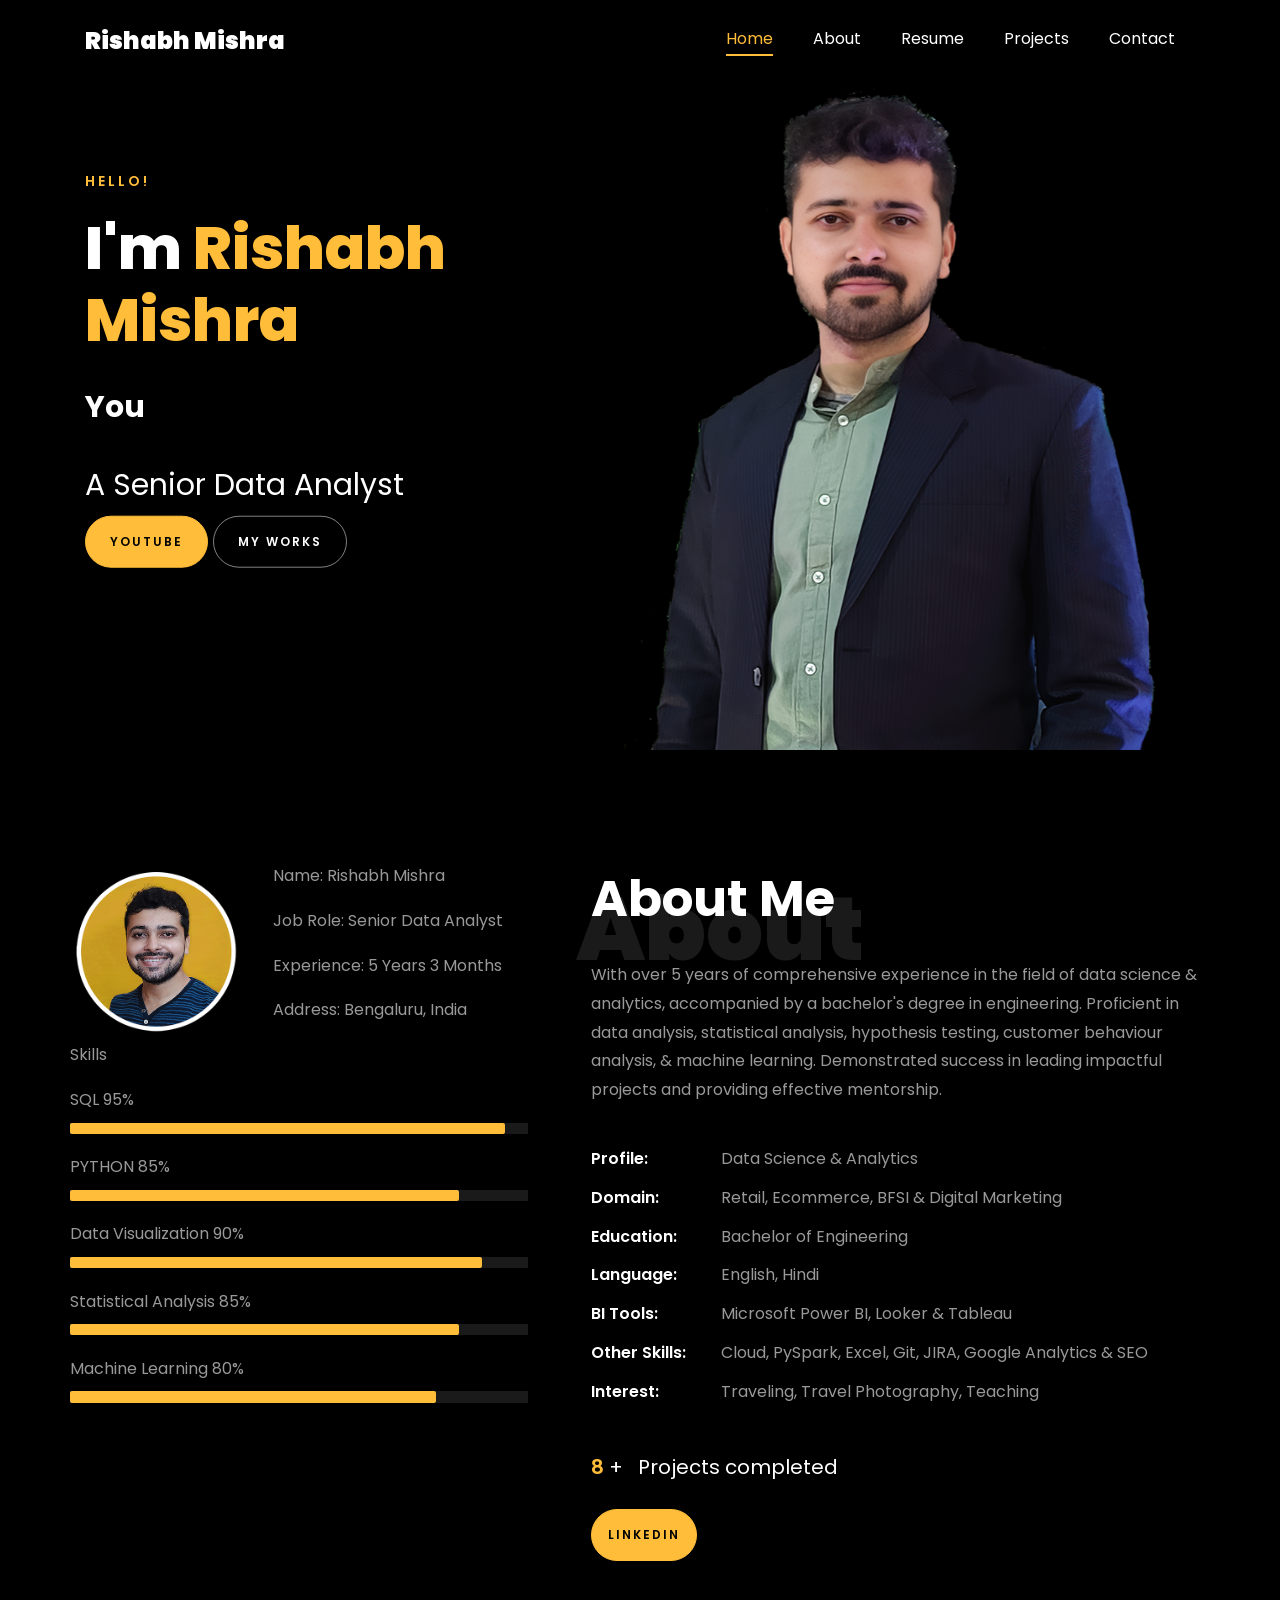
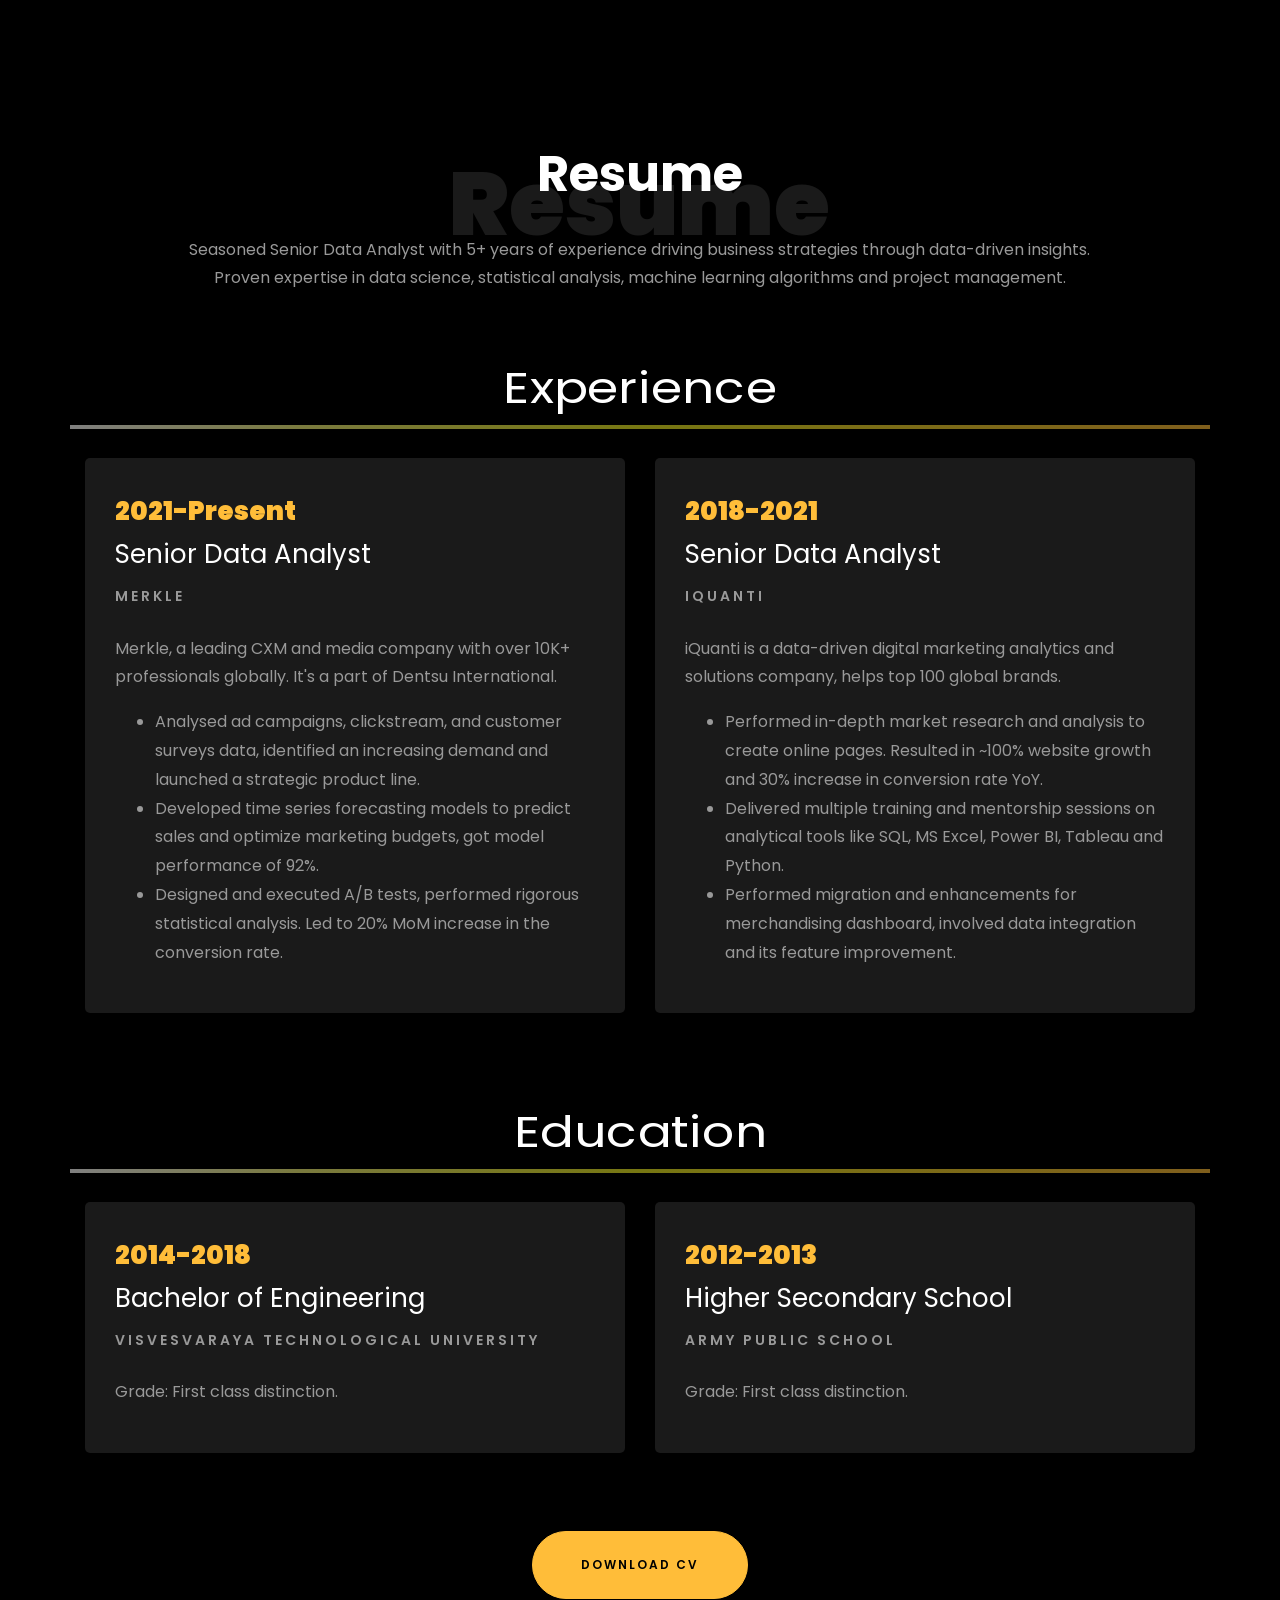
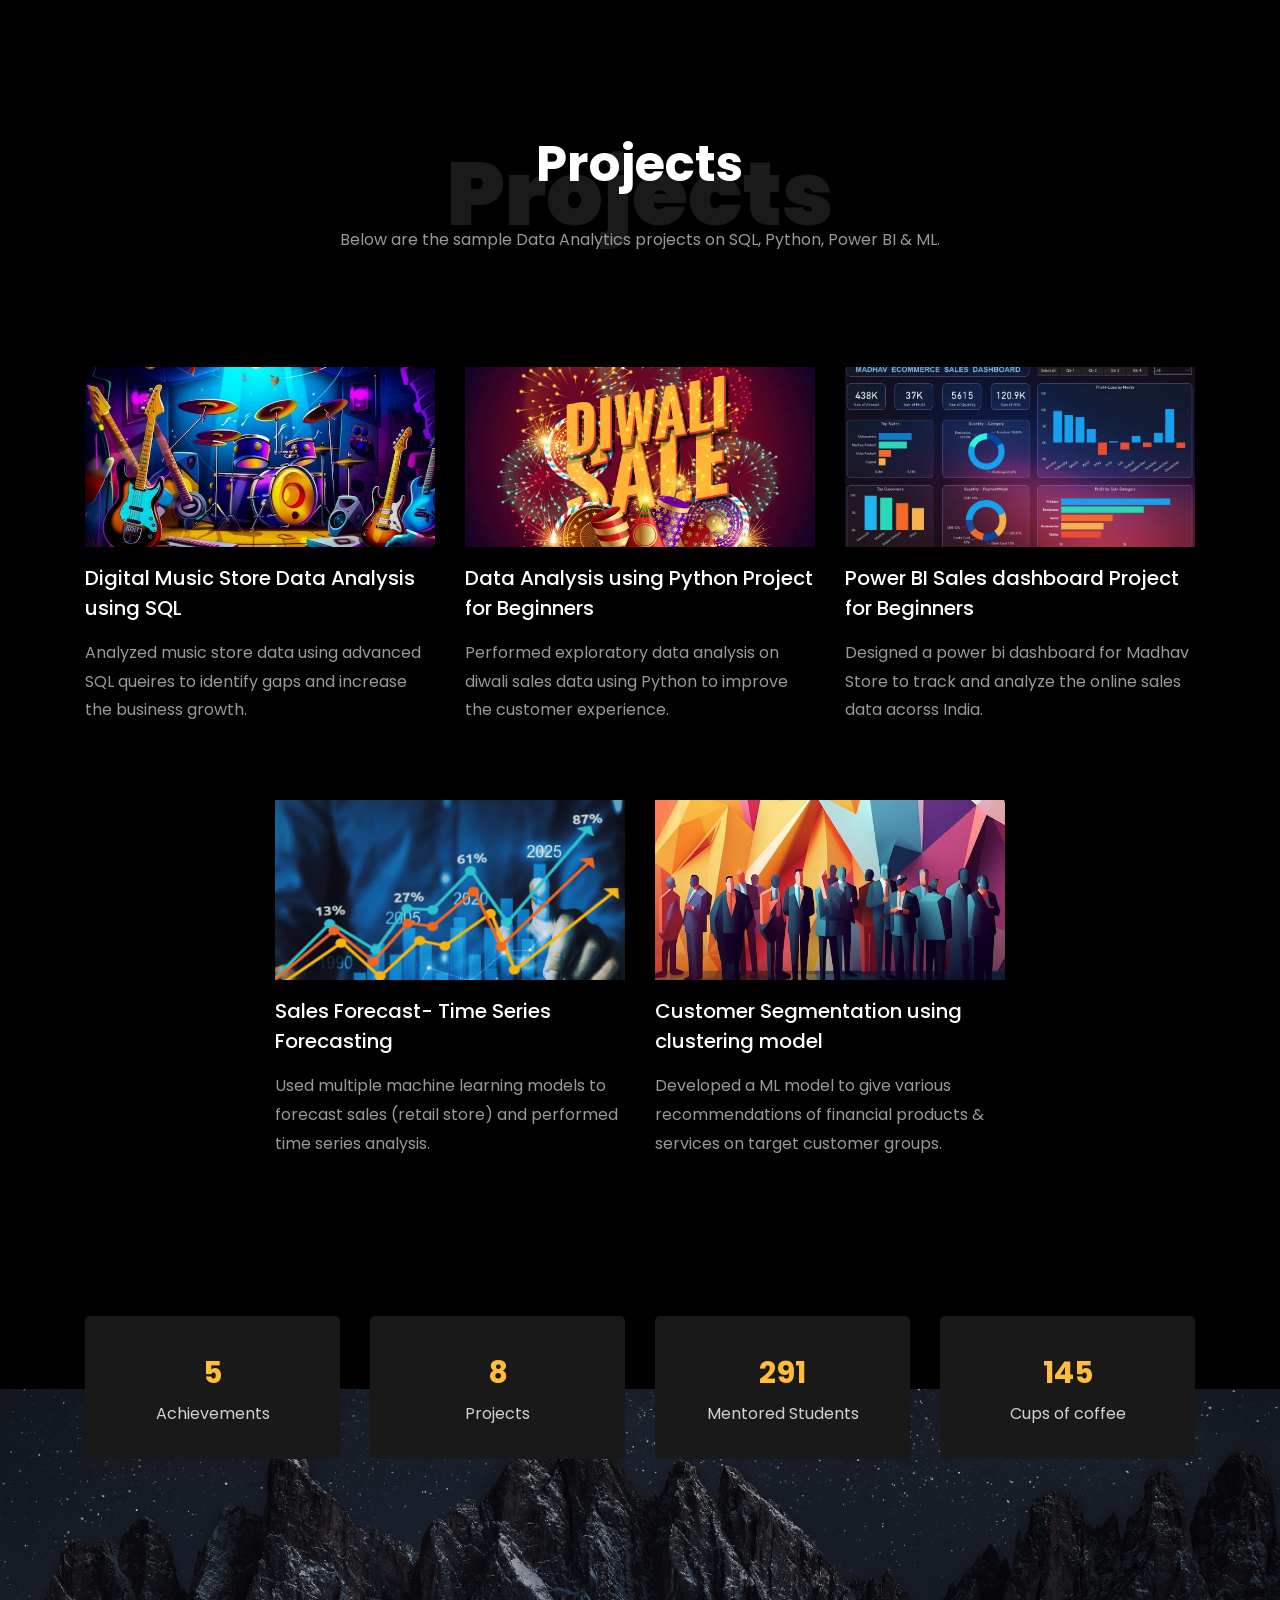
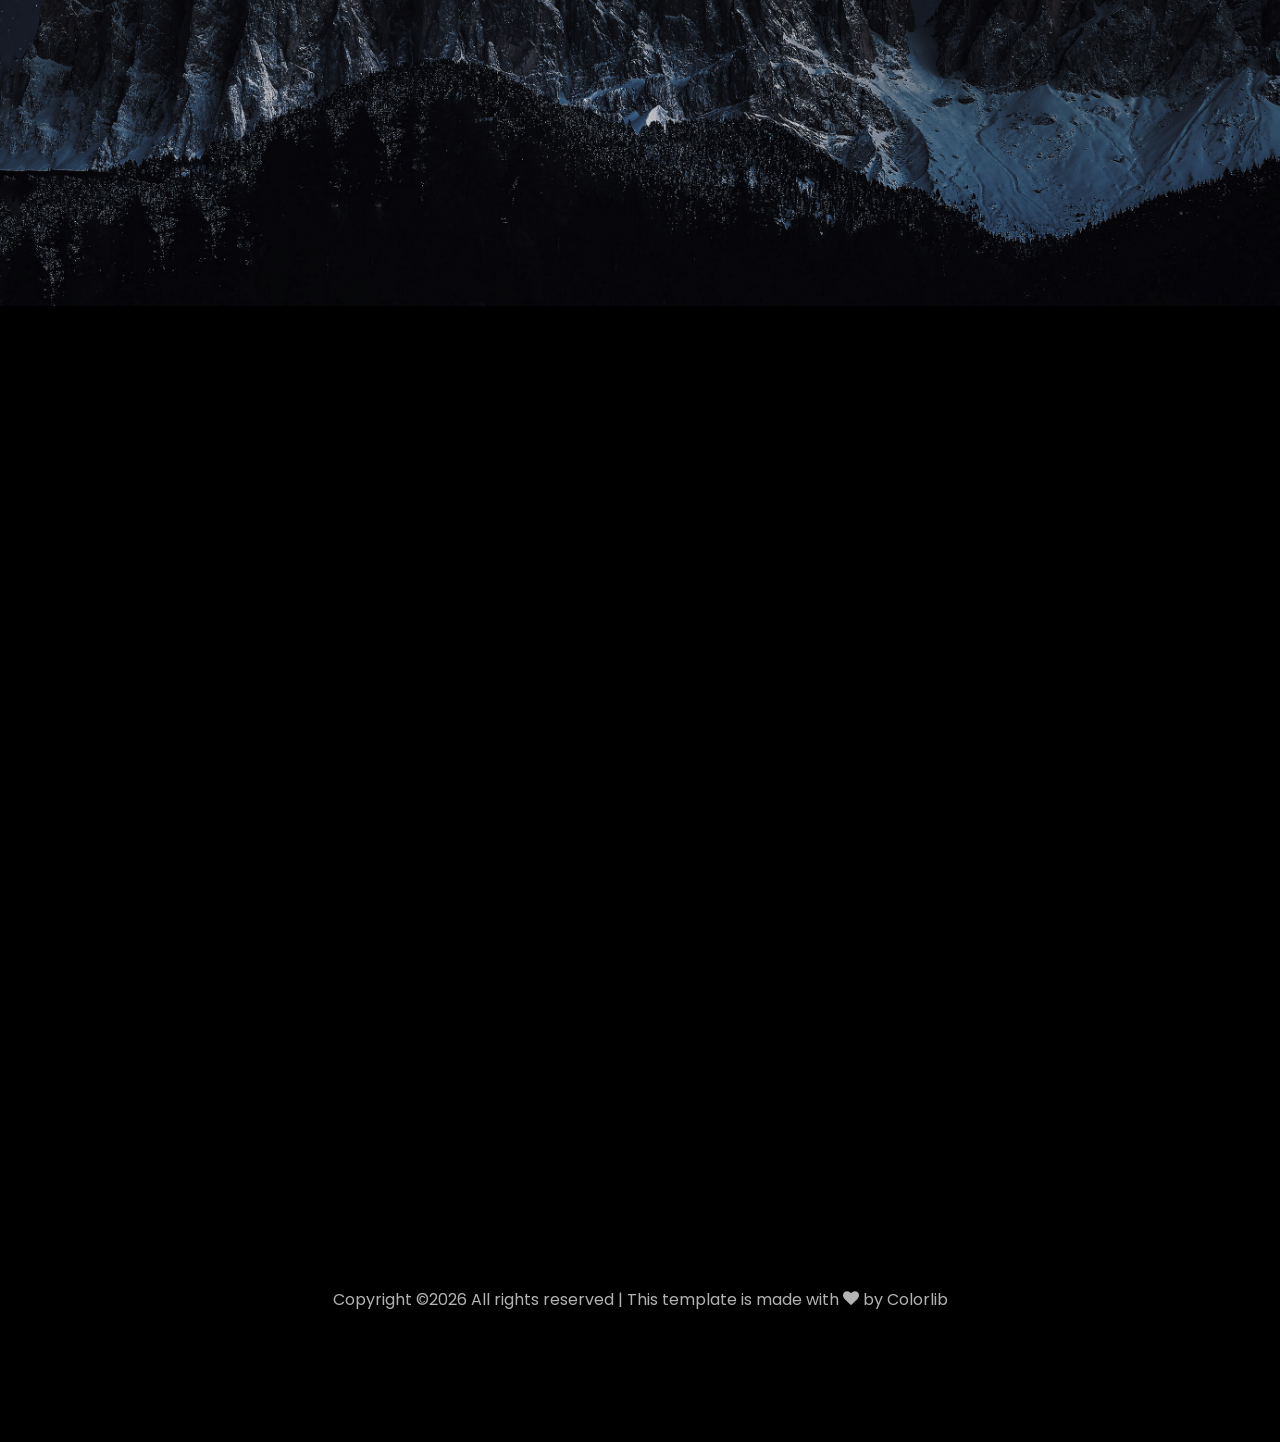
<file: Portfolio-Website/index.html>
<!DOCTYPE html>
<html lang="en">
  <head>
    <title>Rishabh Mishra Portfolio</title>
    <meta charset="utf-8">
    <meta name="viewport" content="width=device-width, initial-scale=1, shrink-to-fit=no">
    
    <link href="https://fonts.googleapis.com/css?family=Poppins:100,200,300,400,500,600,700,800,900" rel="stylesheet">

    <link rel="stylesheet" href="css/open-iconic-bootstrap.min.css">
    <link rel="stylesheet" href="css/animate.css">
    
    <link rel="stylesheet" href="css/owl.carousel.min.css">
    <link rel="stylesheet" href="css/owl.theme.default.min.css">
    <link rel="stylesheet" href="css/magnific-popup.css">

    <link rel="stylesheet" href="css/aos.css">

    <link rel="stylesheet" href="css/ionicons.min.css">
    
    <link rel="stylesheet" href="css/flaticon.css">
    <link rel="stylesheet" href="css/icomoon.css">
    <link rel="stylesheet" href="css/style.css">
	
	



<style>

/*======================================
//--//-->   ABOUT
======================================*/

.about-mf .box-shadow-full {
  padding-top: 4rem;
  padding-bottom: 4rem;
}

.about-mf .about-img {
  margin-bottom: 2rem;
}

.about-mf .about-img img {
  margin-left: 10px;
}


.skill-mf .progress {
  /* background-color: #cde1f8; */
  margin: .5rem 0 1.2rem 0;
  border-radius: 0;
  height: .7rem;
}

.skill-mf .progress .progress-bar {
  height: .7rem;
  background-color: #ffbd39;
}


/* Animation styles */
#typing-animation {
  position: relative;
  font-size: 30px;
  font-weight: bold;
  color: rgb(255, 255, 255);
  overflow: hidden;
  white-space: nowrap;
  animation: typing 3s steps(20, end) infinite;
}

#typing-animation:before {
  content: "";
  /* position: absolute; */
  top: 0;
  left: 0;
  width: 0;
  height: 100%;
  background-color: #ccc;
  animation: typing-cursor 0.5s ease-in-out infinite;
}

@keyframes typing {
  from {
    width: 0;
  }
  to {
    width: 100%;
  }
}

@keyframes typing-cursor {
  from {
    width: 5px;
  }
  to {
    width: 0;
  }
}


/* project image zoom effect */

.zoom-effect {
  overflow: hidden;
  transition: transform 0.3s ease-out;
}

.zoom-effect:hover {
  transform: scale(1.1);
}


</style>


  </head>
  <body data-spy="scroll" data-target=".site-navbar-target" data-offset="300">
	  
	  
    <nav class="navbar navbar-expand-lg navbar-dark ftco_navbar ftco-navbar-light site-navbar-target" id="ftco-navbar">
	    <div class="container">
	      <a class="navbar-brand" href="index.html">Rishabh Mishra</a>
	      <button class="navbar-toggler js-fh5co-nav-toggle fh5co-nav-toggle" type="button" data-toggle="collapse" data-target="#ftco-nav" aria-controls="ftco-nav" aria-expanded="false" aria-label="Toggle navigation">
	        <span class="oi oi-menu"></span> Menu
	      </button>

	      <div class="collapse navbar-collapse" id="ftco-nav">
	        <ul class="navbar-nav nav ml-auto">
	          <li class="nav-item"><a href="#home-section" class="nav-link"><span>Home</span></a></li>
	          <li class="nav-item"><a href="#about-section" class="nav-link"><span>About</span></a></li>
	          <li class="nav-item"><a href="#resume-section" class="nav-link"><span>Resume</span></a></li>
	          <li class="nav-item"><a href="#project-section" class="nav-link"><span>Projects</span></a></li>
	          <li class="nav-item"><a href="#contact-section" class="nav-link"><span>Contact</span></a></li>
	        </ul>
	      </div>
	    </div>
	  </nav>
	  <section id="home-section" class="hero">
		  <div class="home-slider  owl-carousel">
	       <div class="slider-item ">
	      	<div class="overlay"></div>
	         <div class="container">
	          <div class="row d-md-flex no-gutters slider-text align-items-end justify-content-end" data-scrollax-parent="true">
	          	<div class="one-third js-fullheight order-md-last img" style="background-image:url(images/bg_1.png);">
	          	 <div class="overlay"></div>
	          	</div>
		          <div class="one-forth d-flex  align-items-center ftco-animate" data-scrollax=" properties: { translateY: '70%' }">
		          	<div class="text">
		          		<span class="subheading">Hello!</span>
			            <h1 class="mb-4 mt-3">I'm <span>Rishabh Mishra</span></h1>

						<!-- Element to contain animated typing -->
						<span id="typing-animation"></span>

						<script>

						// Initialize the typing animation
						const typingAnimationElement = document.getElementById('typing-animation');

						// Create an array of typing text
						const typingTexts = [
						'Engineer  ',
						'YouTuber  ',
						'Teacher   ',
						];

						// Create a function to display the typing animation for a given text
						function playTypingAnimation(text) {
						// Loop through each character and add it to the element
						for (let i = 0; i < text.length; i++) {
							setTimeout(() => {
							typingAnimationElement.textContent += text[i];
							}, i * 200); // Increase the delay to slow down the typing animation
						}

						// Once the animation is complete, reset the text and start over
						setTimeout(() => {
							typingAnimationElement.textContent = '';
							playTypingAnimation(typingTexts[(typingTexts.indexOf(text) + 1) % typingTexts.length]);
						}, text.length * 200);
						}

						// Start the typing animation loop
						playTypingAnimation(typingTexts[0]);

						</script>

						<br>
						<br>
			            <h2>A Senior Data Analyst</h2>
						<!-- <h2 class="d-flex" style="margin-bottom: 0">With over 5 years of experience</h2> -->
						<!-- <br> -->
			            <p><a href="https://www.youtube.com/@RishabhMishraOfficial" class="btn btn-primary py-3 px-4">YouTube</a> 
							<a href="https://github.com/rishabhnmishra" class="btn btn-white btn-outline-white py-3 px-4">My works</a></p>
		            </div>
		          </div>
	        	</div>
	        </div>
	      </div>
		</div>
    </section>



    <section class="ftco-about img ftco-section ftco-no-pb" id="about-section">
    	<div class="container">
			<div class="row">
				<div class="row d-flex align-items-stretch">
				<!-- <div class="row d-flex"> -->
					<div class="col-md-6 col-lg-5 d-flex">
						<div class="img-about img d-flex align-items-stretch">
							<div class="overlay">
								<div class="row">
									<div class="col-sm-6 col-md-5">
									  <div class="about-img">
										<img src="images/about-me.png" class="img-fluid rounded b-shadow-a" alt="">
									  </div>
									</div>
									<!-- Details next to profile image -->
									<div class="col-sm-6 col-md-7">
									  <div class="about-info">
										<p><span class="title-s">Name: </span> <span>Rishabh Mishra</span></p>
										<p><span class="title-s">Job Role: </span> <span>Senior Data Analyst</span></p>
										<p><span class="title-s">Experience: </span> <span>5 Years 3 Months</span></p>
										<p><span class="title-s">Address: </span> <span>Bengaluru, India</span></p>
									  </div>
									</div>
								  </div>

								<div class="skill-mf">
									<p class="title-s">Skills</p>
									<span>SQL</span> <span class="pull-right">95%</span>
									<div class="progress">
										<div class="progress-bar" role="progressbar" style="width: 95%;" aria-valuenow="95" aria-valuemin="0"
											aria-valuemax="100"></div>
									</div>
									
									<span>PYTHON</span> <span class="pull-right">85%</span>
									<div class="progress">
										<div class="progress-bar" role="progressbar" style="width: 85%" aria-valuenow="85" aria-valuemin="0"
											aria-valuemax="100"></div>
									</div>
									
									<span>Data Visualization</span> <span class="pull-right">90%</span>
									<div class="progress">
										<div class="progress-bar" role="progressbar" style="width: 90%" aria-valuenow="90" aria-valuemin="0"
											aria-valuemax="100"></div>
									</div>
									
									<span>Statistical Analysis</span> <span class="pull-right">85%</span>
									<div class="progress">
										<div class="progress-bar" role="progressbar" style="width: 85%" aria-valuenow="85" aria-valuemin="0"
											aria-valuemax="100"></div>
									</div>
									
									<span>Machine Learning</span> <span class="pull-right">80%</span>
									<div class="progress">
										<div class="progress-bar" role="progressbar" style="width: 80%" aria-valuenow="80" aria-valuemin="0"
											aria-valuemax="100"></div>
									</div>
								</div>
							</div>
						</div>
					</div>
					
					<div class="col-md-6 col-lg-7 pl-lg-5 pb-5">
						<div class="row justify-content-start pb-3">
							<div class="col-md-12 heading-section ftco-animate">
								
								<h1 class="big">About</h1>
								<h2 class="mb-4">About Me</h2>
								
								<p>With over 5 years of comprehensive experience in the field of data science & analytics, accompanied by a bachelor's degree in engineering. 
									Proficient in data analysis, statistical analysis, hypothesis testing, customer behaviour analysis, &amp; machine learning. 
									Demonstrated success in leading impactful projects and providing effective mentorship.</p>
								<ul class="about-info mt-4 px-md-0 px-2">
									<li class="d-flex"><span>Profile:</span> <span>Data Science &amp; Analytics</span></li>
									<li class="d-flex"><span>Domain:</span> <span>Retail, Ecommerce, BFSI &amp; Digital Marketing</span></li>
									<li class="d-flex"><span>Education:</span> <span>Bachelor of Engineering</span></li>
									<li class="d-flex"><span>Language:</span> <span>English, Hindi</span></li>
									<li class="d-flex"><span>BI Tools:</span> <span>Microsoft Power BI, Looker &amp; Tableau</span></li>
									<li class="d-flex"><span>Other Skills:</span> <span>Cloud, PySpark, Excel, Git, JIRA, Google Analytics &amp; SEO</span></li>
									<li class="d-flex"><span>Interest:</span> <span>Traveling, Travel Photography, Teaching</span></li>
									
								</ul>
							</div>
						</div>


						<div class="counter-wrap ftco-animate d-flex mt-md-3">
							<div class="text">
								<p class="mb-4">
									<span class="number" data-number="30">0</span> <span>+</span>
									<span>&nbsp; Projects completed</span>
								</p>
								<p><a href="https://www.linkedin.com/in/rishabhnmishra/" class="btn btn-primary py-3 px-3">LinkedIn</a></p>
							</div>
						</div>
					</div>
				</div>
			</div>
		</div>
    </section>



	
    <section class="ftco-section ftco-no-pb" id="resume-section">
    	<div class="container">
    		<div class="row justify-content-center pb-5">
          <div class="col-md-10 heading-section text-center ftco-animate">
          	<h1 class="big big-2">Resume</h1>
            <h2 class="mb-4">Resume</h2>
            <p>Seasoned Senior Data Analyst with 5+ years of experience driving business strategies through data-driven insights. Proven expertise in data science, statistical analysis, machine learning algorithms and project management.</p>
          </div>
        </div>

		<div class="row">
			<h1 class="big-4">Experience</h1>
			<div class="underline"></div>
		</div>
		<br>
		
		<div class="row">
				<div class="col-md-6">
					<div class="resume-wrap ftco-animate">
						<span class="date">2021-Present</span>
						<h2>Senior Data Analyst</h2>
						<span class="position">Merkle</span>
						<p class="mt-4">Merkle, a leading CXM and media company with over 10K+ professionals globally. It's a part of Dentsu International. 
							<ul>
								<li>Analysed ad campaigns, clickstream, and customer surveys data, identified an increasing demand and launched a strategic product line.</li>
								<li>Developed time series forecasting models to predict sales and optimize marketing budgets, got model performance of 92%.</li>
								<li>Designed and executed A/B tests, performed rigorous statistical analysis. Led to 20% MoM increase in the conversion rate.</li>
							</ul>
						</p>
					</div>

				</div>

				<div class="col-md-6">
					<div class="resume-wrap ftco-animate">
						<span class="date">2018-2021</span>
						<h2>Senior Data Analyst</h2>
						<span class="position">iQuanti</span>
						<p class="mt-4">iQuanti is a data-driven digital marketing analytics and solutions company, helps top 100 global brands. 
							<ul>
								<li>Performed in-depth market research and analysis to create online pages. Resulted in ~100% website growth and 30% increase in conversion rate YoY.</li>
								<li>Delivered multiple training and mentorship sessions on analytical tools like SQL, MS Excel, Power BI, Tableau and Python.</li>
								<li>Performed migration and enhancements for merchandising dashboard, involved data integration and its feature improvement.</li>
							</ul>
						</p>
					</div>

				</div>
			</div>

		<br>
		<br>

		<div class="row">
			<h1 class="big-4">Education</h1>
			<div class="underline"></div>
		</div>
		<br>
		
			<div class="row">
    			<div class="col-md-6">
    				<div class="resume-wrap ftco-animate">
    					<span class="date">2014-2018</span>
    					<h2>Bachelor of Engineering</h2>
    					<span class="position">Visvesvaraya Technological University</span>
    					<p class="mt-4">Grade: First class distinction.</p>
    				</div>
    			</div>

    			<div class="col-md-6">
    				<div class="resume-wrap ftco-animate">
    					<span class="date">2012-2013</span>
    					<h2>Higher Secondary School</h2>
    					<span class="position">Army Public School</span>
    					<p class="mt-4">Grade: First class distinction.</p>
    				</div>
				</div>
    		</div>

    		<div class="row justify-content-center mt-5">
    			<div class="col-md-6 text-center ftco-animate">
    				<p><a href="#" class="btn btn-primary py-4 px-5">Download CV</a></p>
    			</div>
    		</div>
    	</div>
    </section>

   

    <section class="ftco-section" id="project-section">
      <div class="container">
        <div class="row justify-content-center mb-5 pb-5">
          <div class="col-md-7 heading-section text-center ftco-animate">
            <h1 class="big big-2">Projects</h1>
            <h2 class="mb-4">Projects</h2>
            <p>Below are the sample Data Analytics projects on SQL, Python, Power BI & ML.</p>
          </div>
        </div>
        <div class="row d-flex">
          <div class="col-md-4 d-flex ftco-animate">
          	<div class="blog-entry justify-content-end">
              <a href="https://github.com/rishabhnmishra/SQL_Music_Store_Analysis/blob/main/Music_Store_Query.sql" class="block-20 zoom-effect" style="background-image: url('images/proj_1.jpg');">
              </a>
              <div class="text mt-3 float-right d-block">

                <h3 class="heading"><a href="https://github.com/rishabhnmishra/SQL_Music_Store_Analysis/blob/main/Music_Store_Query.sql">Digital Music Store Data Analysis using SQL</a></h3>
                <p>Analyzed music store data using advanced SQL queires to identify gaps and increase the business growth.</p>
              </div>
            </div>
          </div>
          <div class="col-md-4 d-flex ftco-animate">
          	<div class="blog-entry justify-content-end">
              <a href="https://github.com/rishabhnmishra/Python_Diwali_Sales_Analysis/blob/main/Diwali_Sales_Analysis.ipynb" class="block-20 zoom-effect" style="background-image: url('images/proj_2.jpg');">
              </a>
              <div class="text mt-3 float-right d-block">

                <h3 class="heading"><a href="https://github.com/rishabhnmishra/Python_Diwali_Sales_Analysis/blob/main/Diwali_Sales_Analysis.ipynb">Data Analysis using Python Project for Beginners</a></h3>
                <p>Performed exploratory data analysis on diwali sales data using Python to improve the customer experience.</p>
              </div>
            </div>
          </div>
          <div class="col-md-4 d-flex ftco-animate">
          	<div class="blog-entry">
              <a href="https://github.com/rishabhnmishra/Madhav_Store_Analysis_PowerBI/blob/main/Madhav%20Store%20dashboard.jpg" class="block-20 zoom-effect" style="background-image: url('images/proj_3.jpg');">
              </a>
              <div class="text mt-3 float-right d-block">

                <h3 class="heading"><a href="https://github.com/rishabhnmishra/Madhav_Store_Analysis_PowerBI/blob/main/Madhav%20Store%20dashboard.jpg">Power BI Sales dashboard Project for Beginners</a></h3>
                <p>Designed a power bi dashboard for Madhav Store to track and analyze the online sales data acorss India.</p>
              </div>
            </div>
          </div>
        </div>
	<br>
		<!-- added justify-content-center to center align the last two projects -->
		<div class="row d-flex justify-content-center">  
			<div class="col-md-4 d-flex ftco-animate">
				<div class="blog-entry justify-content-end">
				<a href="https://github.com/rishabhnmishra/sales_forecasting/tree/main" class="block-20 zoom-effect" style="background-image: url('images/proj_4.jpg');">
				</a>
				<div class="text mt-3 float-right d-block">
  
				  <h3 class="heading"><a href="https://github.com/rishabhnmishra/sales_forecasting/tree/main">Sales Forecast- Time Series Forecasting</a></h3>
				  <p>Used multiple machine learning models to forecast sales (retail store) and performed time series analysis.</p>
				</div>
			  </div>
			</div>
			<div class="col-md-4 d-flex ftco-animate">
				<div class="blog-entry justify-content-end">
				<a href="https://github.com/rishabhnmishra/customer_segmentation/blob/main/Customer_Segmentation-final.ipynb" class="block-20 zoom-effect" style="background-image: url('images/proj_5.jpg');">
				</a>
				<div class="text mt-3 float-right d-block">
  
				  <h3 class="heading"><a href="https://github.com/rishabhnmishra/customer_segmentation/blob/main/Customer_Segmentation-final.ipynb">Customer Segmentation using clustering model</a></h3>
				  <p>Developed a ML model to give various recommendations of financial products &amp; services on target customer groups.</p>
				</div>
			  </div>
			</div>
		 </div>
	  </div>
    </section>

	<section class="ftco-section ftco-no-pt ftco-no-pb ftco-counter img" id="section-counter">
      <div class="container">
		<div class="row d-md-flex align-items-center">
          <div class="col-md d-flex justify-content-center counter-wrap ftco-animate">
            <div class="block-18">
              <div class="text">
                <strong class="number" data-number="20">0</strong>
                <span>Achievements</span>
              </div>
            </div>
          </div>
          <div class="col-md d-flex justify-content-center counter-wrap ftco-animate">
            <div class="block-18">
              <div class="text">
                <strong class="number" data-number="30">0</strong>
                <span>Projects</span>
              </div>
            </div>
          </div>
          <div class="col-md d-flex justify-content-center counter-wrap ftco-animate">
            <div class="block-18">
              <div class="text">
                <strong class="number" data-number="1000">0</strong>
                <span>Mentored Students</span>
              </div>
            </div>
          </div>
          <div class="col-md d-flex justify-content-center counter-wrap ftco-animate">
            <div class="block-18">
              <div class="text">
                <strong class="number" data-number="500">0</strong>
                <span>Cups of coffee</span>
              </div>
            </div>
          </div>
        </div>
      </div>
	
	  <div class="ftco-section ftco-hireme img margin-top" style="background-image: url(images/bg_1.jpg)">
			<!-- <div class="container"> -->
				<div class="row justify-content-center">
					<div class="col-md-7 ftco-animate text-center">
						<h2>More projects on<span> Github  </span> </h2>
						<div class="heading"> <h4> I love to solve business problems &amp; uncover hidden data stories </h4>
						<br>
						<p><a href="https://github.com/rishabhnmishra" class="btn btn-primary py-3 px-5">GitHub</a></p>
						</div>
					</div>
				</div>
			<!-- </div> -->
		</div>
	</section>



    <section class="ftco-section contact-section ftco-no-pb" id="contact-section">
      <div class="container">
      	<div class="row justify-content-center mb-5 pb-3">
          <div class="col-md-7 heading-section text-center ftco-animate">
            <h1 class="big big-2">Contact</h1>
            <h2 class="mb-4">Contact Me</h2>
            <p>Below are the details to reach out to me!</p>
          </div>
        </div>

        <div class="row d-flex contact-info mb-5">
          <div class="col-md-6 col-lg-3 d-flex ftco-animate">
          	<div class="align-self-stretch box p-4 text-center">
          		<div class="icon d-flex align-items-center justify-content-center">
          			<span class="icon-map-signs"></span>
          		</div>
          		<h3 class="mb-4">Address</h3>
	            <p>Bengaluru, India</p>
	          </div>
          </div>
          <div class="col-md-6 col-lg-3 d-flex ftco-animate">
          	<div class="align-self-stretch box p-4 text-center">
          		<div class="icon d-flex align-items-center justify-content-center">
          			<span class="icon-phone2"></span>
          		</div>
          		<h3 class="mb-4">Contact Number</h3>
	            <p><a href="tel://0101010101">+ 0 101 0101 101</a></p>
	          </div>
          </div>
          <div class="col-md-6 col-lg-3 d-flex ftco-animate">
          	<div class="align-self-stretch box p-4 text-center">
          		<div class="icon d-flex align-items-center justify-content-center">
          			<span class="icon-paper-plane"></span>
          		</div>
          		<h3 class="mb-4">Email Address</h3>
	            <p><a href="mailto:info@yoursite.com">conctact@domainname.com</a></p>
	          </div>
          </div>
          <div class="col-md-6 col-lg-3 d-flex ftco-animate">
          	<div class="align-self-stretch box p-4 text-center">
          		<div class="icon d-flex align-items-center justify-content-center">
          			<span class="icon-globe"></span>
          		</div>
          		<h3 class="mb-4">Download Resume</h3>
	            <p><a href="#">resumelink</a></p>
	          </div>
          </div>

		  <div class="container">
			<br>
			<br>
			<div class="row justify-content-center">
				<div class="col-md-7 ftco-animate text-center">
					<h2>Have a<span> Question?  </span> <a href="https://forms.gle/uLaTShUKXraAvHJ77" class="btn btn-primary py-3 px-5">Click Here</a> </h2>
				</div>
			</div>
				<br>
					<ul class="ftco-footer-social list-unstyled d-flex justify-content-center align-items-center mb-0">
					  <li class="ftco-animate normal-txt">Find me on  </li>
					  <li class="ftco-animate"><a href="https://www.youtube.com/@RishabhMishraOfficial"><span class="icon-youtube"></span></a></li>
					  <li class="ftco-animate"><a href="https://www.linkedin.com/in/rishabhnmishra/"><span class="icon-linkedin"></span></a></li>  
					  <li class="ftco-animate"><a href="https://twitter.com/rishabhnmishra"><span class="icon-twitter"></span></a></li>
					  <li class="ftco-animate"><a href="https://twitter.com/rishabhnmishra"><span class="icon-facebook"></span></a></li>
				      <li class="ftco-animate"><a href="https://www.instagram.com/rishabhnmishra/"><span class="icon-instagram"></span></a></li>
					</ul>
				<br>
		   </div>
   </div>
 </section>


 
	
    <footer class="ftco-footer ftco-section">
		<div class="container">
		  <div class="row">
			<div class="col-md-12 text-center">
  
			  <p><!-- Link back to Colorlib can't be removed. Template is licensed under CC BY 3.0. -->
	Copyright &copy;<script>document.write(new Date().getFullYear());</script> All rights reserved | This template is made with <i class="icon-heart color-danger" aria-hidden="true"></i> by <a href="https://colorlib.com" target="_blank">Colorlib</a>
	<!-- Link back to Colorlib can't be removed. Template is licensed under CC BY 3.0. --></p>
			</div>
		  </div>
		</div>
	  </footer>


  <!-- loader -->
  <div id="ftco-loader" class="show fullscreen"><svg class="circular" width="48px" height="48px"><circle class="path-bg" cx="24" cy="24" r="22" fill="none" stroke-width="4" stroke="#eeeeee"/><circle class="path" cx="24" cy="24" r="22" fill="none" stroke-width="4" stroke-miterlimit="10" stroke="#F96D00"/></svg></div>


  <script src="js/jquery.min.js"></script>
  <script src="js/jquery-migrate-3.0.1.min.js"></script>
  <script src="js/popper.min.js"></script>
  <script src="js/bootstrap.min.js"></script>
  <script src="js/jquery.easing.1.3.js"></script>
  <script src="js/jquery.waypoints.min.js"></script>
  <script src="js/jquery.stellar.min.js"></script>
  <script src="js/owl.carousel.min.js"></script>
  <script src="js/jquery.magnific-popup.min.js"></script>
  <script src="js/aos.js"></script>
  <script src="js/jquery.animateNumber.min.js"></script>
  <script src="js/scrollax.min.js"></script>
  
  <script src="js/main.js"></script>
    
  </body>
</html>
</file>
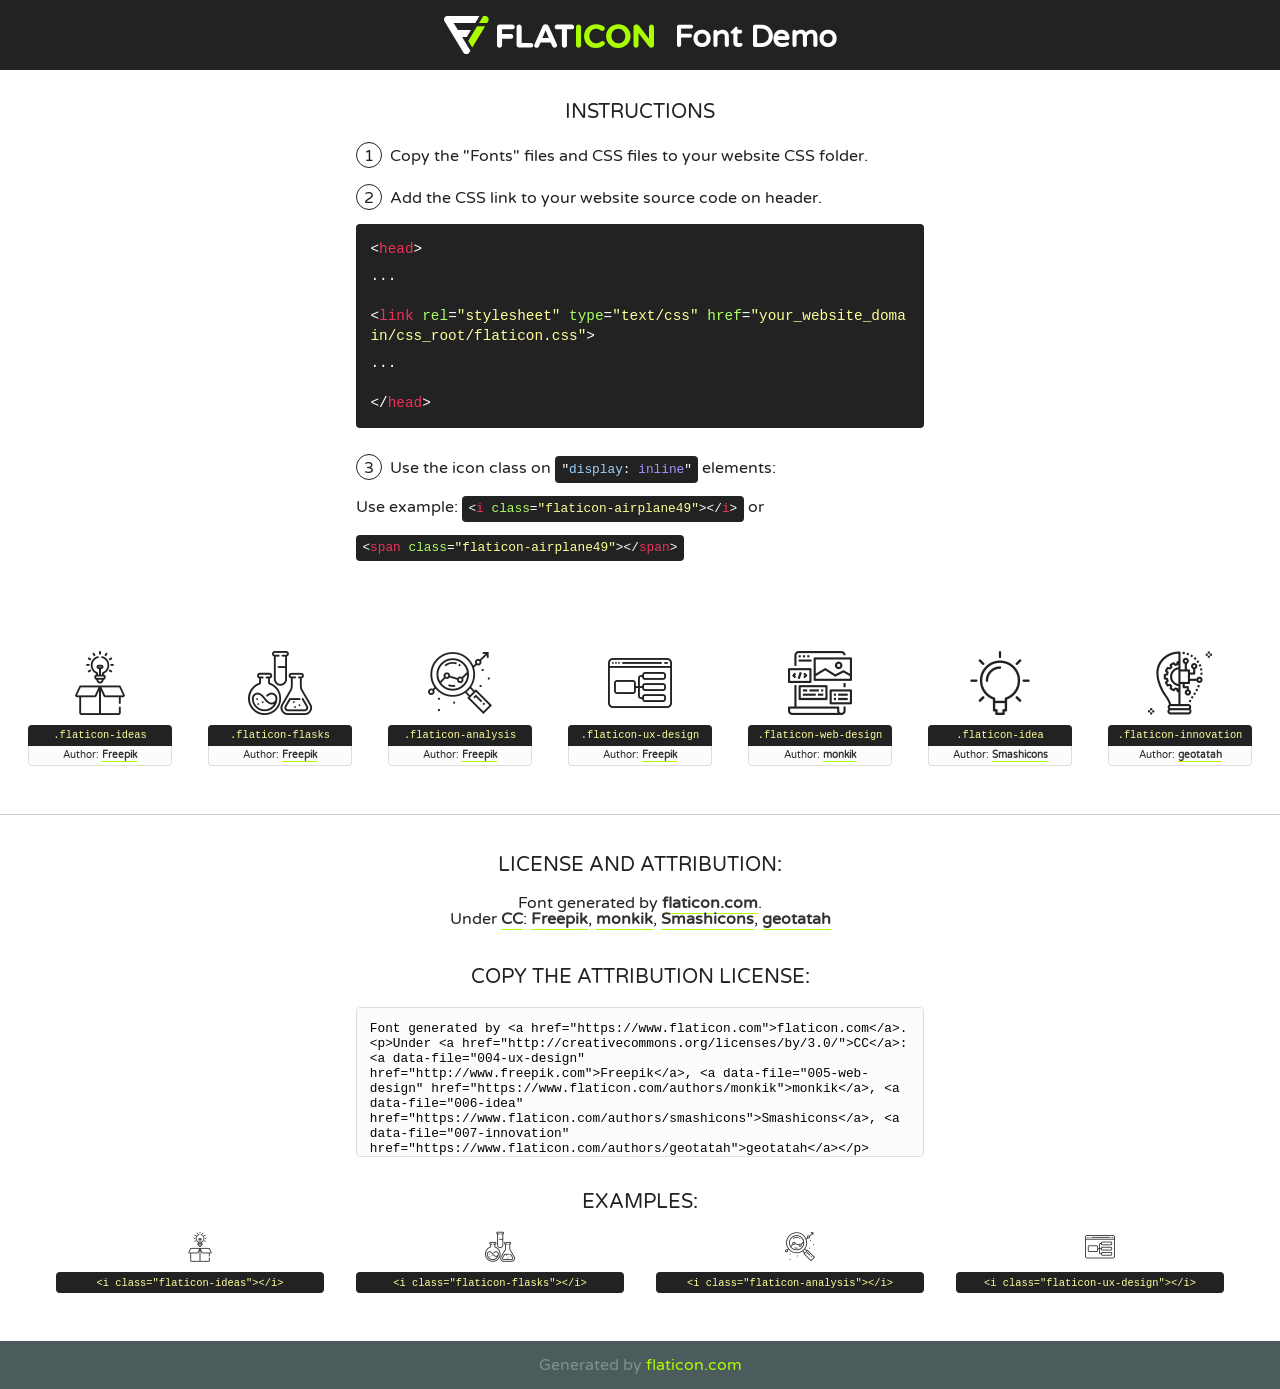
<file: fonts/flaticon/font/flaticon.html>
<!DOCTYPE html>
<!--
  Flaticon icon font: Flaticon
  Creation date: 20/03/2019 02:18
-->
<html>
<!DOCTYPE html>
<html>

<head>
    <title>Flaticon WebFont</title>
    <link href="http://fonts.googleapis.com/css?family=Varela+Round" rel="stylesheet" type="text/css" />
    <link rel="stylesheet" type="text/css" href="flaticon.css">
    <meta charset="UTF-8">
    <style>
    html, body, div, span, applet, object, iframe,
    h1, h2, h3, h4, h5, h6, p, blockquote, pre,
    a, abbr, acronym, address, big, cite, code,
    del, dfn, em, img, ins, kbd, q, s, samp,
    small, strike, strong, sub, sup, tt, var,
    b, u, i, center,
    dl, dt, dd, ol, ul, li,
    fieldset, form, label, legend,
    table, caption, tbody, tfoot, thead, tr, th, td,
    article, aside, canvas, details, embed, 
    figure, figcaption, footer, header, hgroup, 
    menu, nav, output, ruby, section, summary,
    time, mark, audio, video {
        margin: 0;
        padding: 0;
        border: 0;
        font-size: 100%;
        font: inherit;
        vertical-align: baseline;
    }
    /* HTML5 display-role reset for older browsers */
    article, aside, details, figcaption, figure, 
    footer, header, hgroup, menu, nav, section {
        display: block;
    }
    body {
        line-height: 1;
    }
    ol, ul {
        list-style: none;
    }
    blockquote, q {
        quotes: none;
    }
    blockquote:before, blockquote:after,
    q:before, q:after {
        content: '';
        content: none;
    }
    table {
        border-collapse: collapse;
        border-spacing: 0;
    }
    body {
        font-family: 'Varela Round', Helvetica, Arial, sans-serif;
        font-size: 16px;
        color: #222;
    }
    a {
        color: #333;
        border-bottom: 1px solid #a9fd00;
        font-weight: bold;
        text-decoration: none;
    }
    * {
        -moz-box-sizing: border-box;
        -webkit-box-sizing: border-box;
        box-sizing: border-box;
        margin: 0;
        padding: 0;
    }
    [class^="flaticon-"]:before, [class*=" flaticon-"]:before, [class^="flaticon-"]:after, [class*=" flaticon-"]:after {
        font-family: Flaticon;
        font-size: 30px;
        font-style: normal;
        margin-left: 20px;
        color: #333;
    }
    .wrapper {
        max-width: 600px;
        margin: auto;
        padding: 0 1em;
    }
    .title {
        font-size: 1.25em;
        text-align: center;
        margin-bottom: 1em;
        text-transform: uppercase;
    }
    header {
        text-align: center;
        background-color: #222;
        color: #fff;
        padding: 1em;
    }
    header .logo {
        width: 210px;
        height: 38px;
        display: inline-block;
        vertical-align: middle;
        margin-right: 1em;
        border: none;
    }
    header strong {
        font-size: 1.95em;
        font-weight: bold;
        vertical-align: middle;
        margin-top: 5px;
        display: inline-block;
    }
    .demo {
        margin: 2em auto;
        line-height: 1.25em;
    }
    .demo ul li {
        margin-bottom: 1em;
    }
    .demo ul li .num {
        color: #222;
        border-radius: 20px;
        display: inline-block;
        width: 26px;
        padding: 3px;
        height: 26px;
        text-align: center;
        margin-right: 0.5em;
        border: 1px solid #222;
    }
    .demo ul li code {
        background-color: #222;
        border-radius: 4px;
        padding: 0.25em 0.5em;
        display: inline-block;
        color: #fff;
        font-family: Consolas,Monaco,Lucida Console,Liberation Mono,DejaVu Sans Mono,Bitstream Vera Sans Mono,Courier New, monospace;
        font-weight: lighter;
        margin-top: 1em;
        font-size: 0.8em;
        word-break: break-all;
    }
    .demo ul li code.big {
        padding: 1em;
        font-size: 0.9em;
    }
    .demo ul li code .red {
        color: #EF3159;
    }
    .demo ul li code .green {
        color: #ACFF65;
    }
    .demo ul li code .yellow {
        color: #FFFF99;
    }
    .demo ul li code .blue {
        color: #99D3FF;
    }
    .demo ul li code .purple {
        color: #A295FF;
    }
    .demo ul li code .dots {
        margin-top: 0.5em;
        display: block;
    }
    #glyphs {
        border-bottom: 1px solid #ccc;
        padding: 2em 0;
        text-align: center;
    }
    .glyph {
        display: inline-block;
        width: 9em;
        margin: 1em;
        text-align: center;
        vertical-align: top;
        background: #FFF;
    }
    .glyph .glyph-icon {
        padding: 10px;
        display: block;
        font-family:"Flaticon";
        font-size: 64px;
        line-height: 1;
    }
    .glyph .glyph-icon:before {
        font-size: 64px;
        color: #222;
        margin-left: 0;
    }
    .class-name {
        font-size: 0.65em;
        background-color: #222;
        color: #fff;
        border-radius: 4px 4px 0 0;
        padding: 0.5em;
        color: #FFFF99;
        font-family: Consolas,Monaco,Lucida Console,Liberation Mono,DejaVu Sans Mono,Bitstream Vera Sans Mono,Courier New, monospace;
    }
    .author-name {
        font-size: 0.6em;
        background-color: #fcfcfd;
        border: 1px solid #DEDEE4;
        border-top: 0;
        border-radius: 0 0 4px 4px;
        padding: 0.5em;
    }
    .class-name:last-child {
        font-size: 10px;
        color:#888;
    }
    .class-name:last-child a {
        font-size: 10px;
        color:#555;
    }
    .class-name:last-child a:hover {
        color:#a9fd00;
    }
    .glyph > input {
        display: block;
        width: 100px;
        margin: 5px auto;
        text-align: center;
        font-size: 12px;
        cursor: text;
    }
    .glyph > input.icon-input {
        font-family:"Flaticon";
        font-size: 16px;
        margin-bottom: 10px;
    }
    .attribution .title {
        margin-top: 2em;
    }
    .attribution textarea {
        background-color: #fcfcfd;
        padding: 1em;
        border: none;
        box-shadow: none;
        border: 1px solid #DEDEE4;
        border-radius: 4px;
        resize: none;
        width: 100%;
        height: 150px;
        font-size: 0.8em;
        font-family: Consolas,Monaco,Lucida Console,Liberation Mono,DejaVu Sans Mono,Bitstream Vera Sans Mono,Courier New, monospace;
        -webkit-appearance: none;
    }
    .iconsuse {
        margin: 2em auto;
        text-align: center;
        max-width: 1200px;
    }
    .iconsuse:after {
        content: '';
        display: table;
        clear: both;
    }
    .iconsuse .image {
        float: left;
        width: 25%;
        padding: 0 1em;
    }
    .iconsuse .image p {
        margin-bottom: 1em;
    }
    .iconsuse .image span {
        display: block;
        font-size: 0.65em;
        background-color: #222;
        color: #fff;
        border-radius: 4px;
        padding: 0.5em;
        color: #FFFF99;
        margin-top: 1em;
        font-family: Consolas,Monaco,Lucida Console,Liberation Mono,DejaVu Sans Mono,Bitstream Vera Sans Mono,Courier New, monospace;
    }
    #footer {
        text-align: center;
        background-color: #4C5B5C;
        color: #7c9192;
        padding: 1em;
    }
    #footer a {
        border: none;
        color: #a9fd00;
        font-weight: normal;
    }
    @media (max-width: 960px) {
        .iconsuse .image {
            width: 50%;
        }
    }
    @media (max-width: 560px) {
        .iconsuse .image {
            width: 100%;
        }
    }
    </style>
</head>

<body class="characters-off">

    <header>
        <a href="https://www.flaticon.com" target="_blank" class="logo">
            <svg version="1.1" xmlns="http://www.w3.org/2000/svg" xmlns:xlink="http://www.w3.org/1999/xlink" xmlns:a="http://ns.adobe.com/AdobeSVGViewerExtensions/3.0/" viewBox="0 0 560.875 102.036" enable-background="new 0 0 560.875 102.036" xml:space="preserve">
                <defs>
                </defs>
                <g>
                    <g class="letters">
                        <path fill="#ffffff" d="M141.596,29.675c0-3.777,2.985-6.767,6.764-6.767h34.438c3.426,0,6.15,2.728,6.15,6.15
                        c0,3.43-2.724,6.149-6.15,6.149h-27.674v13.091h23.719c3.429,0,6.151,2.724,6.151,6.15c0,3.43-2.723,6.149-6.151,6.149h-23.719
                        v17.574c0,3.773-2.986,6.761-6.764,6.761c-3.779,0-6.764-2.989-6.764-6.761V29.675z"></path>
                        <path fill="#ffffff" d="M193.844,29.149c0-3.781,2.985-6.767,6.764-6.767c3.776,0,6.763,2.985,6.763,6.767v42.957h25.039
                        c3.426,0,6.149,2.726,6.149,6.153c0,3.425-2.723,6.15-6.149,6.15h-31.802c-3.779,0-6.764-2.986-6.764-6.768V29.149z"></path>
                        <path fill="#ffffff" d="M241.891,75.71l21.438-48.407c1.492-3.341,4.215-5.357,7.906-5.357h0.792
                        c3.686,0,6.323,2.017,7.815,5.357l21.439,48.407c0.436,0.967,0.701,1.845,0.701,2.723c0,3.602-2.809,6.501-6.414,6.501
                        c-3.161,0-5.269-1.845-6.499-4.655l-4.132-9.661h-27.059l-4.301,10.102c-1.144,2.631-3.426,4.214-6.237,4.214
                        c-3.517,0-6.24-2.81-6.24-6.325C241.1,77.64,241.451,76.677,241.891,75.71z M279.932,58.666l-8.521-20.297l-8.526,20.297H279.932
                        z"></path>
                        <path fill="#ffffff" d="M314.864,35.387H301.86c-3.429,0-6.239-2.813-6.239-6.238c0-3.429,2.811-6.24,6.239-6.24h39.533
                        c3.426,0,6.237,2.811,6.237,6.24c0,3.425-2.811,6.238-6.237,6.238h-13.001v42.785c0,3.773-2.99,6.761-6.764,6.761
                        c-3.779,0-6.764-2.989-6.764-6.761V35.387z"></path>
                        <path fill="#A9FD00" d="M352.615,29.149c0-3.781,2.985-6.767,6.767-6.767c3.774,0,6.761,2.985,6.761,6.767v49.024
                        c0,3.773-2.987,6.761-6.761,6.761c-3.781,0-6.767-2.989-6.767-6.761V29.149z"></path>
                        <path fill="#A9FD00" d="M374.132,53.836v-0.179c0-17.481,13.178-31.801,32.065-31.801c9.22,0,15.459,2.458,20.557,6.238
                        c1.402,1.054,2.637,2.985,2.637,5.357c0,3.692-2.985,6.59-6.681,6.59c-1.845,0-3.071-0.702-4.044-1.319
                        c-3.776-2.813-7.729-4.393-12.562-4.393c-10.364,0-17.831,8.611-17.831,19.154v0.173c0,10.542,7.291,19.329,17.831,19.329
                        c5.715,0,9.492-1.756,13.359-4.834c1.049-0.874,2.458-1.491,4.039-1.491c3.429,0,6.325,2.813,6.325,6.236
                        c0,2.106-1.056,3.78-2.282,4.834c-5.539,4.834-12.036,7.733-21.878,7.733C387.572,85.464,374.132,71.493,374.132,53.836z"></path>
                        <path fill="#A9FD00" d="M433.009,53.836v-0.179c0-17.481,13.79-31.801,32.766-31.801c18.981,0,32.592,14.143,32.592,31.628v0.173
                        c0,17.483-13.785,31.807-32.769,31.807C446.625,85.464,433.009,71.32,433.009,53.836z M484.224,53.836v-0.179
                        c0-10.539-7.725-19.326-18.626-19.326c-10.893,0-18.449,8.611-18.449,19.154v0.173c0,10.542,7.73,19.329,18.626,19.329
                        C476.676,72.986,484.224,64.378,484.224,53.836z"></path>
                        <path fill="#A9FD00" d="M506.233,29.321c0-3.774,2.99-6.763,6.767-6.763h1.401c3.252,0,5.183,1.583,7.029,3.953l26.093,34.265
                        V29.059c0-3.692,2.99-6.677,6.681-6.677c3.683,0,6.671,2.985,6.671,6.677v48.934c0,3.78-2.987,6.765-6.764,6.765h-0.436
                        c-3.257,0-5.188-1.581-7.034-3.953l-27.056-35.492v32.944c0,3.687-2.985,6.676-6.678,6.676c-3.683,0-6.673-2.989-6.673-6.676
                        V29.321z"></path>
                    </g>
                    <g class="insignia">
                        <path fill="#ffffff" d="M48.372,56.137h12.517l11.156-18.537H37.186L25.688,18.539h57.825L94.668,0H9.271
                        C5.925,0,2.842,1.801,1.198,4.716c-1.644,2.907-1.593,6.482,0.134,9.343l50.38,83.501c1.678,2.781,4.689,4.476,7.938,4.476
                        c3.246,0,6.257-1.695,7.935-4.476l2.898-4.804L48.372,56.137z"></path>
                        <g class="i">
                            <path fill="#A9FD00" d="M93.575,18.539h0.031v0.004l21.652,0.004l2.705-4.488c1.727-2.861,1.778-6.436,0.133-9.343
                            C116.454,1.801,113.371,0,110.026,0h-5.294L93.575,18.539z"></path>
                            <polygon fill="#A9FD00" points="88.291,27.356 64.725,66.486 75.519,84.404 109.942,27.356"></polygon>
                        </g>
                    </g>
                </g>
            </svg>
        </a>
        <strong>Font Demo</strong>
    </header>


    <section class="demo wrapper">

        <p class="title">Instructions</p>

        <ul>
            <li>
                <span class="num">1</span>Copy the "Fonts" files and CSS files to your website CSS folder.
            </li>
            <li>
                <span class="num">2</span>Add the CSS link to your website source code on header.
                <code class="big">
                    &lt;<span class="red">head</span>&gt;
                    <br/><span class="dots">...</span>
                    <br/>&lt;<span class="red">link</span> <span class="green">rel</span>=<span class="yellow">"stylesheet"</span> <span class="green">type</span>=<span class="yellow">"text/css"</span> <span class="green">href</span>=<span class="yellow">"your_website_domain/css_root/flaticon.css"</span>&gt;
                    <br/><span class="dots">...</span>
                    <br/>&lt;/<span class="red">head</span>&gt;
                </code>
            </li>

            <li>
                <p>
                    <span class="num">3</span>Use the icon class on <code>"<span class="blue">display</span>:<span class="purple"> inline</span>"</code> elements:
                    <br />
                    Use example: <code>&lt;<span class="red">i</span> <span class="green">class</span>=<span class="yellow">&quot;flaticon-airplane49&quot;</span>&gt;&lt;/<span class="red">i</span>&gt;</code> or <code>&lt;<span class="red">span</span> <span class="green">class</span>=<span class="yellow">&quot;flaticon-airplane49&quot;</span>&gt;&lt;/<span class="red">span</span>&gt;</code>
            </li>
        </ul>

    </section>




   <section id="glyphs">          
    
      
        <div class="glyph"><div class="glyph-icon flaticon-ideas"></div>
            <div class="class-name">.flaticon-ideas</div>
            <div class="author-name">Author: <a data-file="001-ideas" href="http://www.freepik.com">Freepik</a> </div> 
        </div>        
        
        <div class="glyph"><div class="glyph-icon flaticon-flasks"></div>
            <div class="class-name">.flaticon-flasks</div>
            <div class="author-name">Author: <a data-file="002-flasks" href="http://www.freepik.com">Freepik</a> </div> 
        </div>        
        
        <div class="glyph"><div class="glyph-icon flaticon-analysis"></div>
            <div class="class-name">.flaticon-analysis</div>
            <div class="author-name">Author: <a data-file="003-analysis" href="http://www.freepik.com">Freepik</a> </div> 
        </div>        
        
        <div class="glyph"><div class="glyph-icon flaticon-ux-design"></div>
            <div class="class-name">.flaticon-ux-design</div>
            <div class="author-name">Author: <a data-file="004-ux-design" href="http://www.freepik.com">Freepik</a> </div> 
        </div>        
        
        <div class="glyph"><div class="glyph-icon flaticon-web-design"></div>
            <div class="class-name">.flaticon-web-design</div>
            <div class="author-name">Author: <a data-file="005-web-design" href="https://www.flaticon.com/authors/monkik">monkik</a> </div> 
        </div>        
        
        <div class="glyph"><div class="glyph-icon flaticon-idea"></div>
            <div class="class-name">.flaticon-idea</div>
            <div class="author-name">Author: <a data-file="006-idea" href="https://www.flaticon.com/authors/smashicons">Smashicons</a> </div> 
        </div>        
        
        <div class="glyph"><div class="glyph-icon flaticon-innovation"></div>
            <div class="class-name">.flaticon-innovation</div>
            <div class="author-name">Author: <a data-file="007-innovation" href="https://www.flaticon.com/authors/geotatah">geotatah</a> </div> 
        </div>        
        

    </section>



    <section class="attribution wrapper"   style="text-align:center;">

      <div class="title">License and attribution:</div><div class="attrDiv">Font generated by <a href="https://www.flaticon.com">flaticon.com</a>. <div><p>Under <a href="http://creativecommons.org/licenses/by/3.0/">CC</a>: <a data-file="004-ux-design" href="http://www.freepik.com">Freepik</a>, <a data-file="005-web-design" href="https://www.flaticon.com/authors/monkik">monkik</a>, <a data-file="006-idea" href="https://www.flaticon.com/authors/smashicons">Smashicons</a>, <a data-file="007-innovation" href="https://www.flaticon.com/authors/geotatah">geotatah</a></p>  </div>
      </div>
      <div class="title">Copy the Attribution License:</div>

    <textarea onclick="this.focus();this.select();">Font generated by &lt;a href=&quot;https://www.flaticon.com&quot;&gt;flaticon.com&lt;/a&gt;. <p>Under <a href="http://creativecommons.org/licenses/by/3.0/">CC</a>: <a data-file="004-ux-design" href="http://www.freepik.com">Freepik</a>, <a data-file="005-web-design" href="https://www.flaticon.com/authors/monkik">monkik</a>, <a data-file="006-idea" href="https://www.flaticon.com/authors/smashicons">Smashicons</a>, <a data-file="007-innovation" href="https://www.flaticon.com/authors/geotatah">geotatah</a></p>  
     </textarea>

    </section>

    <section class="iconsuse">

          <div class="title">Examples:</div>            
             
            <div class="image">
                <p>
                    <i class="glyph-icon flaticon-ideas"></i> 
                    <span>&lt;i class=&quot;flaticon-ideas&quot;&gt;&lt;/i&gt;</span>
                </p>
            </div>
            
            <div class="image">
                <p>
                    <i class="glyph-icon flaticon-flasks"></i> 
                    <span>&lt;i class=&quot;flaticon-flasks&quot;&gt;&lt;/i&gt;</span>
                </p>
            </div>
            
            <div class="image">
                <p>
                    <i class="glyph-icon flaticon-analysis"></i> 
                    <span>&lt;i class=&quot;flaticon-analysis&quot;&gt;&lt;/i&gt;</span>
                </p>
            </div>
            
            <div class="image">
                <p>
                    <i class="glyph-icon flaticon-ux-design"></i> 
                    <span>&lt;i class=&quot;flaticon-ux-design&quot;&gt;&lt;/i&gt;</span>
                </p>
            </div>
                       
        </div>
                            
    </section>

<div id="footer">
    <div>Generated by <a href="https://www.flaticon.com">flaticon.com</a>
    </div>
</div>



</body>
</html>
</file>
<file: Portfolio-Website/css/flaticon.css>
/*
  	Flaticon icon font: Flaticon
  	Creation date: 04/01/2019 13:45
  	*/


@font-face {
  font-family: "Flaticon";
  src: url("../fonts/flaticon/font/Flaticon.eot");
  src: url("../fonts/flaticon/font/Flaticon.eot?#iefix") format("embedded-opentype"),
       url("../fonts/flaticon/font/Flaticon.woff") format("woff"),
       url("../fonts/flaticon/font/Flaticon.ttf") format("truetype"),
       url("../fonts/flaticon/font/Flaticon.svg#Flaticon") format("svg");
  font-weight: normal;
  font-style: normal;
}

@media screen and (-webkit-min-device-pixel-ratio:0) {
  @font-face {
    font-family: "Flaticon";
    src: url("../fonts/flaticon/font/Flaticon.svg#Flaticon") format("svg");
  }
}

[class^="flaticon-"]:before, [class*=" flaticon-"]:before,
[class^="flaticon-"]:after, [class*=" flaticon-"]:after {   
  font-family: Flaticon;
  font-style: normal;
  font-weight: normal;
  font-variant: normal;
  text-transform: none;
  line-height: 1;

  /* Better Font Rendering =========== */
  -webkit-font-smoothing: antialiased;
  -moz-osx-font-smoothing: grayscale;
}

.flaticon-ideas:before { content: "\f100"; }
.flaticon-flasks:before { content: "\f101"; }
.flaticon-analysis:before { content: "\f102"; }
.flaticon-ux-design:before { content: "\f103"; }
.flaticon-web-design:before { content: "\f104"; }
.flaticon-idea:before { content: "\f105"; }
.flaticon-innovation:before { content: "\f106"; }
</file>
<file: Portfolio-Website/css/icomoon.css>
@font-face {
  font-family: 'icomoon';
  src:  url('../fonts/icomoon/icomoon.eot?6tt51o');
  src:  url('../fonts/icomoon/icomoon.eot?6tt51o#iefix') format('embedded-opentype'),
    url('../fonts/icomoon/icomoon.ttf?6tt51o') format('truetype'),
    url('../fonts/icomoon/icomoon.woff?6tt51o') format('woff'),
    url('../fonts/icomoon/icomoon.svg?6tt51o#icomoon') format('svg');
  font-weight: normal;
  font-style: normal;
}

[class^="icon-"], [class*=" icon-"] {
  /* use !important to prevent issues with browser extensions that change fonts */
  font-family: 'icomoon' !important;
  speak: none;
  font-style: normal;
  font-weight: normal;
  font-variant: normal;
  text-transform: none;
  line-height: 1;

  /* Better Font Rendering =========== */
  -webkit-font-smoothing: antialiased;
  -moz-osx-font-smoothing: grayscale;
}

.icon-asterisk:before {
  content: "\f069";
}
.icon-plus:before {
  content: "\f067";
}
.icon-question:before {
  content: "\f128";
}
.icon-minus:before {
  content: "\f068";
}
.icon-glass:before {
  content: "\f000";
}
.icon-music:before {
  content: "\f001";
}
.icon-search:before {
  content: "\f002";
}
.icon-envelope-o:before {
  content: "\f003";
}
.icon-heart:before {
  content: "\f004";
}
.icon-star:before {
  content: "\f005";
}
.icon-star-o:before {
  content: "\f006";
}
.icon-user:before {
  content: "\f007";
}
.icon-film:before {
  content: "\f008";
}
.icon-th-large:before {
  content: "\f009";
}
.icon-th:before {
  content: "\f00a";
}
.icon-th-list:before {
  content: "\f00b";
}
.icon-check:before {
  content: "\f00c";
}
.icon-close:before {
  content: "\f00d";
}
.icon-remove:before {
  content: "\f00d";
}
.icon-times:before {
  content: "\f00d";
}
.icon-search-plus:before {
  content: "\f00e";
}
.icon-search-minus:before {
  content: "\f010";
}
.icon-power-off:before {
  content: "\f011";
}
.icon-signal:before {
  content: "\f012";
}
.icon-cog:before {
  content: "\f013";
}
.icon-gear:before {
  content: "\f013";
}
.icon-trash-o:before {
  content: "\f014";
}
.icon-home:before {
  content: "\f015";
}
.icon-file-o:before {
  content: "\f016";
}
.icon-clock-o:before {
  content: "\f017";
}
.icon-road:before {
  content: "\f018";
}
.icon-download:before {
  content: "\f019";
}
.icon-arrow-circle-o-down:before {
  content: "\f01a";
}
.icon-arrow-circle-o-up:before {
  content: "\f01b";
}
.icon-inbox:before {
  content: "\f01c";
}
.icon-play-circle-o:before {
  content: "\f01d";
}
.icon-repeat:before {
  content: "\f01e";
}
.icon-rotate-right:before {
  content: "\f01e";
}
.icon-refresh:before {
  content: "\f021";
}
.icon-list-alt:before {
  content: "\f022";
}
.icon-lock:before {
  content: "\f023";
}
.icon-flag:before {
  content: "\f024";
}
.icon-headphones:before {
  content: "\f025";
}
.icon-volume-off:before {
  content: "\f026";
}
.icon-volume-down:before {
  content: "\f027";
}
.icon-volume-up:before {
  content: "\f028";
}
.icon-qrcode:before {
  content: "\f029";
}
.icon-barcode:before {
  content: "\f02a";
}
.icon-tag:before {
  content: "\f02b";
}
.icon-tags:before {
  content: "\f02c";
}
.icon-book:before {
  content: "\f02d";
}
.icon-bookmark:before {
  content: "\f02e";
}
.icon-print:before {
  content: "\f02f";
}
.icon-camera:before {
  content: "\f030";
}
.icon-font:before {
  content: "\f031";
}
.icon-bold:before {
  content: "\f032";
}
.icon-italic:before {
  content: "\f033";
}
.icon-text-height:before {
  content: "\f034";
}
.icon-text-width:before {
  content: "\f035";
}
.icon-align-left:before {
  content: "\f036";
}
.icon-align-center:before {
  content: "\f037";
}
.icon-align-right:before {
  content: "\f038";
}
.icon-align-justify:before {
  content: "\f039";
}
.icon-list:before {
  content: "\f03a";
}
.icon-dedent:before {
  content: "\f03b";
}
.icon-outdent:before {
  content: "\f03b";
}
.icon-indent:before {
  content: "\f03c";
}
.icon-video-camera:before {
  content: "\f03d";
}
.icon-image:before {
  content: "\f03e";
}
.icon-photo:before {
  content: "\f03e";
}
.icon-picture-o:before {
  content: "\f03e";
}
.icon-pencil:before {
  content: "\f040";
}
.icon-map-marker:before {
  content: "\f041";
}
.icon-adjust:before {
  content: "\f042";
}
.icon-tint:before {
  content: "\f043";
}
.icon-edit:before {
  content: "\f044";
}
.icon-pencil-square-o:before {
  content: "\f044";
}
.icon-share-square-o:before {
  content: "\f045";
}
.icon-check-square-o:before {
  content: "\f046";
}
.icon-arrows:before {
  content: "\f047";
}
.icon-step-backward:before {
  content: "\f048";
}
.icon-fast-backward:before {
  content: "\f049";
}
.icon-backward:before {
  content: "\f04a";
}
.icon-play:before {
  content: "\f04b";
}
.icon-pause:before {
  content: "\f04c";
}
.icon-stop:before {
  content: "\f04d";
}
.icon-forward:before {
  content: "\f04e";
}
.icon-fast-forward:before {
  content: "\f050";
}
.icon-step-forward:before {
  content: "\f051";
}
.icon-eject:before {
  content: "\f052";
}
.icon-chevron-left:before {
  content: "\f053";
}
.icon-chevron-right:before {
  content: "\f054";
}
.icon-plus-circle:before {
  content: "\f055";
}
.icon-minus-circle:before {
  content: "\f056";
}
.icon-times-circle:before {
  content: "\f057";
}
.icon-check-circle:before {
  content: "\f058";
}
.icon-question-circle:before {
  content: "\f059";
}
.icon-info-circle:before {
  content: "\f05a";
}
.icon-crosshairs:before {
  content: "\f05b";
}
.icon-times-circle-o:before {
  content: "\f05c";
}
.icon-check-circle-o:before {
  content: "\f05d";
}
.icon-ban:before {
  content: "\f05e";
}
.icon-arrow-left:before {
  content: "\f060";
}
.icon-arrow-right:before {
  content: "\f061";
}
.icon-arrow-up:before {
  content: "\f062";
}
.icon-arrow-down:before {
  content: "\f063";
}
.icon-mail-forward:before {
  content: "\f064";
}
.icon-share:before {
  content: "\f064";
}
.icon-expand:before {
  content: "\f065";
}
.icon-compress:before {
  content: "\f066";
}
.icon-exclamation-circle:before {
  content: "\f06a";
}
.icon-gift:before {
  content: "\f06b";
}
.icon-leaf:before {
  content: "\f06c";
}
.icon-fire:before {
  content: "\f06d";
}
.icon-eye:before {
  content: "\f06e";
}
.icon-eye-slash:before {
  content: "\f070";
}
.icon-exclamation-triangle:before {
  content: "\f071";
}
.icon-warning:before {
  content: "\f071";
}
.icon-plane:before {
  content: "\f072";
}
.icon-calendar:before {
  content: "\f073";
}
.icon-random:before {
  content: "\f074";
}
.icon-comment:before {
  content: "\f075";
}
.icon-magnet:before {
  content: "\f076";
}
.icon-chevron-up:before {
  content: "\f077";
}
.icon-chevron-down:before {
  content: "\f078";
}
.icon-retweet:before {
  content: "\f079";
}
.icon-shopping-cart:before {
  content: "\f07a";
}
.icon-folder:before {
  content: "\f07b";
}
.icon-folder-open:before {
  content: "\f07c";
}
.icon-arrows-v:before {
  content: "\f07d";
}
.icon-arrows-h:before {
  content: "\f07e";
}
.icon-bar-chart:before {
  content: "\f080";
}
.icon-bar-chart-o:before {
  content: "\f080";
}
.icon-twitter-square:before {
  content: "\f081";
}
.icon-facebook-square:before {
  content: "\f082";
}
.icon-camera-retro:before {
  content: "\f083";
}
.icon-key:before {
  content: "\f084";
}
.icon-cogs:before {
  content: "\f085";
}
.icon-gears:before {
  content: "\f085";
}
.icon-comments:before {
  content: "\f086";
}
.icon-thumbs-o-up:before {
  content: "\f087";
}
.icon-thumbs-o-down:before {
  content: "\f088";
}
.icon-star-half:before {
  content: "\f089";
}
.icon-heart-o:before {
  content: "\f08a";
}
.icon-sign-out:before {
  content: "\f08b";
}
.icon-linkedin-square:before {
  content: "\f08c";
}
.icon-thumb-tack:before {
  content: "\f08d";
}
.icon-external-link:before {
  content: "\f08e";
}
.icon-sign-in:before {
  content: "\f090";
}
.icon-trophy:before {
  content: "\f091";
}
.icon-github-square:before {
  content: "\f092";
}
.icon-upload:before {
  content: "\f093";
}
.icon-lemon-o:before {
  content: "\f094";
}
.icon-phone:before {
  content: "\f095";
}
.icon-square-o:before {
  content: "\f096";
}
.icon-bookmark-o:before {
  content: "\f097";
}
.icon-phone-square:before {
  content: "\f098";
}
.icon-twitter:before {
  content: "\f099";
}
.icon-facebook:before {
  content: "\f09a";
}
.icon-facebook-f:before {
  content: "\f09a";
}
.icon-github:before {
  content: "\f09b";
}
.icon-unlock:before {
  content: "\f09c";
}
.icon-credit-card:before {
  content: "\f09d";
}
.icon-feed:before {
  content: "\f09e";
}
.icon-rss:before {
  content: "\f09e";
}
.icon-hdd-o:before {
  content: "\f0a0";
}
.icon-bullhorn:before {
  content: "\f0a1";
}
.icon-bell-o:before {
  content: "\f0a2";
}
.icon-certificate:before {
  content: "\f0a3";
}
.icon-hand-o-right:before {
  content: "\f0a4";
}
.icon-hand-o-left:before {
  content: "\f0a5";
}
.icon-hand-o-up:before {
  content: "\f0a6";
}
.icon-hand-o-down:before {
  content: "\f0a7";
}
.icon-arrow-circle-left:before {
  content: "\f0a8";
}
.icon-arrow-circle-right:before {
  content: "\f0a9";
}
.icon-arrow-circle-up:before {
  content: "\f0aa";
}
.icon-arrow-circle-down:before {
  content: "\f0ab";
}
.icon-globe:before {
  content: "\f0ac";
}
.icon-wrench:before {
  content: "\f0ad";
}
.icon-tasks:before {
  content: "\f0ae";
}
.icon-filter:before {
  content: "\f0b0";
}
.icon-briefcase:before {
  content: "\f0b1";
}
.icon-arrows-alt:before {
  content: "\f0b2";
}
.icon-group:before {
  content: "\f0c0";
}
.icon-users:before {
  content: "\f0c0";
}
.icon-chain:before {
  content: "\f0c1";
}
.icon-link:before {
  content: "\f0c1";
}
.icon-cloud:before {
  content: "\f0c2";
}
.icon-flask:before {
  content: "\f0c3";
}
.icon-cut:before {
  content: "\f0c4";
}
.icon-scissors:before {
  content: "\f0c4";
}
.icon-copy:before {
  content: "\f0c5";
}
.icon-files-o:before {
  content: "\f0c5";
}
.icon-paperclip:before {
  content: "\f0c6";
}
.icon-floppy-o:before {
  content: "\f0c7";
}
.icon-save:before {
  content: "\f0c7";
}
.icon-square:before {
  content: "\f0c8";
}
.icon-bars:before {
  content: "\f0c9";
}
.icon-navicon:before {
  content: "\f0c9";
}
.icon-reorder:before {
  content: "\f0c9";
}
.icon-list-ul:before {
  content: "\f0ca";
}
.icon-list-ol:before {
  content: "\f0cb";
}
.icon-strikethrough:before {
  content: "\f0cc";
}
.icon-underline:before {
  content: "\f0cd";
}
.icon-table:before {
  content: "\f0ce";
}
.icon-magic:before {
  content: "\f0d0";
}
.icon-truck:before {
  content: "\f0d1";
}
.icon-pinterest:before {
  content: "\f0d2";
}
.icon-pinterest-square:before {
  content: "\f0d3";
}
.icon-google-plus-square:before {
  content: "\f0d4";
}
.icon-google-plus:before {
  content: "\f0d5";
}
.icon-money:before {
  content: "\f0d6";
}
.icon-caret-down:before {
  content: "\f0d7";
}
.icon-caret-up:before {
  content: "\f0d8";
}
.icon-caret-left:before {
  content: "\f0d9";
}
.icon-caret-right:before {
  content: "\f0da";
}
.icon-columns:before {
  content: "\f0db";
}
.icon-sort:before {
  content: "\f0dc";
}
.icon-unsorted:before {
  content: "\f0dc";
}
.icon-sort-desc:before {
  content: "\f0dd";
}
.icon-sort-down:before {
  content: "\f0dd";
}
.icon-sort-asc:before {
  content: "\f0de";
}
.icon-sort-up:before {
  content: "\f0de";
}
.icon-envelope:before {
  content: "\f0e0";
}
.icon-linkedin:before {
  content: "\f0e1";
}
.icon-rotate-left:before {
  content: "\f0e2";
}
.icon-undo:before {
  content: "\f0e2";
}
.icon-gavel:before {
  content: "\f0e3";
}
.icon-legal:before {
  content: "\f0e3";
}
.icon-dashboard:before {
  content: "\f0e4";
}
.icon-tachometer:before {
  content: "\f0e4";
}
.icon-comment-o:before {
  content: "\f0e5";
}
.icon-comments-o:before {
  content: "\f0e6";
}
.icon-bolt:before {
  content: "\f0e7";
}
.icon-flash:before {
  content: "\f0e7";
}
.icon-sitemap:before {
  content: "\f0e8";
}
.icon-umbrella:before {
  content: "\f0e9";
}
.icon-clipboard:before {
  content: "\f0ea";
}
.icon-paste:before {
  content: "\f0ea";
}
.icon-lightbulb-o:before {
  content: "\f0eb";
}
.icon-exchange:before {
  content: "\f0ec";
}
.icon-cloud-download:before {
  content: "\f0ed";
}
.icon-cloud-upload:before {
  content: "\f0ee";
}
.icon-user-md:before {
  content: "\f0f0";
}
.icon-stethoscope:before {
  content: "\f0f1";
}
.icon-suitcase:before {
  content: "\f0f2";
}
.icon-bell:before {
  content: "\f0f3";
}
.icon-coffee:before {
  content: "\f0f4";
}
.icon-cutlery:before {
  content: "\f0f5";
}
.icon-file-text-o:before {
  content: "\f0f6";
}
.icon-building-o:before {
  content: "\f0f7";
}
.icon-hospital-o:before {
  content: "\f0f8";
}
.icon-ambulance:before {
  content: "\f0f9";
}
.icon-medkit:before {
  content: "\f0fa";
}
.icon-fighter-jet:before {
  content: "\f0fb";
}
.icon-beer:before {
  content: "\f0fc";
}
.icon-h-square:before {
  content: "\f0fd";
}
.icon-plus-square:before {
  content: "\f0fe";
}
.icon-angle-double-left:before {
  content: "\f100";
}
.icon-angle-double-right:before {
  content: "\f101";
}
.icon-angle-double-up:before {
  content: "\f102";
}
.icon-angle-double-down:before {
  content: "\f103";
}
.icon-angle-left:before {
  content: "\f104";
}
.icon-angle-right:before {
  content: "\f105";
}
.icon-angle-up:before {
  content: "\f106";
}
.icon-angle-down:before {
  content: "\f107";
}
.icon-desktop:before {
  content: "\f108";
}
.icon-laptop:before {
  content: "\f109";
}
.icon-tablet:before {
  content: "\f10a";
}
.icon-mobile:before {
  content: "\f10b";
}
.icon-mobile-phone:before {
  content: "\f10b";
}
.icon-circle-o:before {
  content: "\f10c";
}
.icon-quote-left:before {
  content: "\f10d";
}
.icon-quote-right:before {
  content: "\f10e";
}
.icon-spinner:before {
  content: "\f110";
}
.icon-circle:before {
  content: "\f111";
}
.icon-mail-reply:before {
  content: "\f112";
}
.icon-reply:before {
  content: "\f112";
}
.icon-github-alt:before {
  content: "\f113";
}
.icon-folder-o:before {
  content: "\f114";
}
.icon-folder-open-o:before {
  content: "\f115";
}
.icon-smile-o:before {
  content: "\f118";
}
.icon-frown-o:before {
  content: "\f119";
}
.icon-meh-o:before {
  content: "\f11a";
}
.icon-gamepad:before {
  content: "\f11b";
}
.icon-keyboard-o:before {
  content: "\f11c";
}
.icon-flag-o:before {
  content: "\f11d";
}
.icon-flag-checkered:before {
  content: "\f11e";
}
.icon-terminal:before {
  content: "\f120";
}
.icon-code:before {
  content: "\f121";
}
.icon-mail-reply-all:before {
  content: "\f122";
}
.icon-reply-all:before {
  content: "\f122";
}
.icon-star-half-empty:before {
  content: "\f123";
}
.icon-star-half-full:before {
  content: "\f123";
}
.icon-star-half-o:before {
  content: "\f123";
}
.icon-location-arrow:before {
  content: "\f124";
}
.icon-crop:before {
  content: "\f125";
}
.icon-code-fork:before {
  content: "\f126";
}
.icon-chain-broken:before {
  content: "\f127";
}
.icon-unlink:before {
  content: "\f127";
}
.icon-info:before {
  content: "\f129";
}
.icon-exclamation:before {
  content: "\f12a";
}
.icon-superscript:before {
  content: "\f12b";
}
.icon-subscript:before {
  content: "\f12c";
}
.icon-eraser:before {
  content: "\f12d";
}
.icon-puzzle-piece:before {
  content: "\f12e";
}
.icon-microphone:before {
  content: "\f130";
}
.icon-microphone-slash:before {
  content: "\f131";
}
.icon-shield:before {
  content: "\f132";
}
.icon-calendar-o:before {
  content: "\f133";
}
.icon-fire-extinguisher:before {
  content: "\f134";
}
.icon-rocket:before {
  content: "\f135";
}
.icon-maxcdn:before {
  content: "\f136";
}
.icon-chevron-circle-left:before {
  content: "\f137";
}
.icon-chevron-circle-right:before {
  content: "\f138";
}
.icon-chevron-circle-up:before {
  content: "\f139";
}
.icon-chevron-circle-down:before {
  content: "\f13a";
}
.icon-html5:before {
  content: "\f13b";
}
.icon-css3:before {
  content: "\f13c";
}
.icon-anchor:before {
  content: "\f13d";
}
.icon-unlock-alt:before {
  content: "\f13e";
}
.icon-bullseye:before {
  content: "\f140";
}
.icon-ellipsis-h:before {
  content: "\f141";
}
.icon-ellipsis-v:before {
  content: "\f142";
}
.icon-rss-square:before {
  content: "\f143";
}
.icon-play-circle:before {
  content: "\f144";
}
.icon-ticket:before {
  content: "\f145";
}
.icon-minus-square:before {
  content: "\f146";
}
.icon-minus-square-o:before {
  content: "\f147";
}
.icon-level-up:before {
  content: "\f148";
}
.icon-level-down:before {
  content: "\f149";
}
.icon-check-square:before {
  content: "\f14a";
}
.icon-pencil-square:before {
  content: "\f14b";
}
.icon-external-link-square:before {
  content: "\f14c";
}
.icon-share-square:before {
  content: "\f14d";
}
.icon-compass:before {
  content: "\f14e";
}
.icon-caret-square-o-down:before {
  content: "\f150";
}
.icon-toggle-down:before {
  content: "\f150";
}
.icon-caret-square-o-up:before {
  content: "\f151";
}
.icon-toggle-up:before {
  content: "\f151";
}
.icon-caret-square-o-right:before {
  content: "\f152";
}
.icon-toggle-right:before {
  content: "\f152";
}
.icon-eur:before {
  content: "\f153";
}
.icon-euro:before {
  content: "\f153";
}
.icon-gbp:before {
  content: "\f154";
}
.icon-dollar:before {
  content: "\f155";
}
.icon-usd:before {
  content: "\f155";
}
.icon-inr:before {
  content: "\f156";
}
.icon-rupee:before {
  content: "\f156";
}
.icon-cny:before {
  content: "\f157";
}
.icon-jpy:before {
  content: "\f157";
}
.icon-rmb:before {
  content: "\f157";
}
.icon-yen:before {
  content: "\f157";
}
.icon-rouble:before {
  content: "\f158";
}
.icon-rub:before {
  content: "\f158";
}
.icon-ruble:before {
  content: "\f158";
}
.icon-krw:before {
  content: "\f159";
}
.icon-won:before {
  content: "\f159";
}
.icon-bitcoin:before {
  content: "\f15a";
}
.icon-btc:before {
  content: "\f15a";
}
.icon-file:before {
  content: "\f15b";
}
.icon-file-text:before {
  content: "\f15c";
}
.icon-sort-alpha-asc:before {
  content: "\f15d";
}
.icon-sort-alpha-desc:before {
  content: "\f15e";
}
.icon-sort-amount-asc:before {
  content: "\f160";
}
.icon-sort-amount-desc:before {
  content: "\f161";
}
.icon-sort-numeric-asc:before {
  content: "\f162";
}
.icon-sort-numeric-desc:before {
  content: "\f163";
}
.icon-thumbs-up:before {
  content: "\f164";
}
.icon-thumbs-down:before {
  content: "\f165";
}
.icon-youtube-square:before {
  content: "\f166";
}
.icon-youtube:before {
  content: "\f167";
}
.icon-xing:before {
  content: "\f168";
}
.icon-xing-square:before {
  content: "\f169";
}
.icon-youtube-play:before {
  content: "\f16a";
}
.icon-dropbox:before {
  content: "\f16b";
}
.icon-stack-overflow:before {
  content: "\f16c";
}
.icon-instagram:before {
  content: "\f16d";
}
.icon-flickr:before {
  content: "\f16e";
}
.icon-adn:before {
  content: "\f170";
}
.icon-bitbucket:before {
  content: "\f171";
}
.icon-bitbucket-square:before {
  content: "\f172";
}
.icon-tumblr:before {
  content: "\f173";
}
.icon-tumblr-square:before {
  content: "\f174";
}
.icon-long-arrow-down:before {
  content: "\f175";
}
.icon-long-arrow-up:before {
  content: "\f176";
}
.icon-long-arrow-left:before {
  content: "\f177";
}
.icon-long-arrow-right:before {
  content: "\f178";
}
.icon-apple:before {
  content: "\f179";
}
.icon-windows:before {
  content: "\f17a";
}
.icon-android:before {
  content: "\f17b";
}
.icon-linux:before {
  content: "\f17c";
}
.icon-dribbble:before {
  content: "\f17d";
}
.icon-skype:before {
  content: "\f17e";
}
.icon-foursquare:before {
  content: "\f180";
}
.icon-trello:before {
  content: "\f181";
}
.icon-female:before {
  content: "\f182";
}
.icon-male:before {
  content: "\f183";
}
.icon-gittip:before {
  content: "\f184";
}
.icon-gratipay:before {
  content: "\f184";
}
.icon-sun-o:before {
  content: "\f185";
}
.icon-moon-o:before {
  content: "\f186";
}
.icon-archive:before {
  content: "\f187";
}
.icon-bug:before {
  content: "\f188";
}
.icon-vk:before {
  content: "\f189";
}
.icon-weibo:before {
  content: "\f18a";
}
.icon-renren:before {
  content: "\f18b";
}
.icon-pagelines:before {
  content: "\f18c";
}
.icon-stack-exchange:before {
  content: "\f18d";
}
.icon-arrow-circle-o-right:before {
  content: "\f18e";
}
.icon-arrow-circle-o-left:before {
  content: "\f190";
}
.icon-caret-square-o-left:before {
  content: "\f191";
}
.icon-toggle-left:before {
  content: "\f191";
}
.icon-dot-circle-o:before {
  content: "\f192";
}
.icon-wheelchair:before {
  content: "\f193";
}
.icon-vimeo-square:before {
  content: "\f194";
}
.icon-try:before {
  content: "\f195";
}
.icon-turkish-lira:before {
  content: "\f195";
}
.icon-plus-square-o:before {
  content: "\f196";
}
.icon-space-shuttle:before {
  content: "\f197";
}
.icon-slack:before {
  content: "\f198";
}
.icon-envelope-square:before {
  content: "\f199";
}
.icon-wordpress:before {
  content: "\f19a";
}
.icon-openid:before {
  content: "\f19b";
}
.icon-bank:before {
  content: "\f19c";
}
.icon-institution:before {
  content: "\f19c";
}
.icon-university:before {
  content: "\f19c";
}
.icon-graduation-cap:before {
  content: "\f19d";
}
.icon-mortar-board:before {
  content: "\f19d";
}
.icon-yahoo:before {
  content: "\f19e";
}
.icon-google:before {
  content: "\f1a0";
}
.icon-reddit:before {
  content: "\f1a1";
}
.icon-reddit-square:before {
  content: "\f1a2";
}
.icon-stumbleupon-circle:before {
  content: "\f1a3";
}
.icon-stumbleupon:before {
  content: "\f1a4";
}
.icon-delicious:before {
  content: "\f1a5";
}
.icon-digg:before {
  content: "\f1a6";
}
.icon-pied-piper-pp:before {
  content: "\f1a7";
}
.icon-pied-piper-alt:before {
  content: "\f1a8";
}
.icon-drupal:before {
  content: "\f1a9";
}
.icon-joomla:before {
  content: "\f1aa";
}
.icon-language:before {
  content: "\f1ab";
}
.icon-fax:before {
  content: "\f1ac";
}
.icon-building:before {
  content: "\f1ad";
}
.icon-child:before {
  content: "\f1ae";
}
.icon-paw:before {
  content: "\f1b0";
}
.icon-spoon:before {
  content: "\f1b1";
}
.icon-cube:before {
  content: "\f1b2";
}
.icon-cubes:before {
  content: "\f1b3";
}
.icon-behance:before {
  content: "\f1b4";
}
.icon-behance-square:before {
  content: "\f1b5";
}
.icon-steam:before {
  content: "\f1b6";
}
.icon-steam-square:before {
  content: "\f1b7";
}
.icon-recycle:before {
  content: "\f1b8";
}
.icon-automobile:before {
  content: "\f1b9";
}
.icon-car:before {
  content: "\f1b9";
}
.icon-cab:before {
  content: "\f1ba";
}
.icon-taxi:before {
  content: "\f1ba";
}
.icon-tree:before {
  content: "\f1bb";
}
.icon-spotify:before {
  content: "\f1bc";
}
.icon-deviantart:before {
  content: "\f1bd";
}
.icon-soundcloud:before {
  content: "\f1be";
}
.icon-database:before {
  content: "\f1c0";
}
.icon-file-pdf-o:before {
  content: "\f1c1";
}
.icon-file-word-o:before {
  content: "\f1c2";
}
.icon-file-excel-o:before {
  content: "\f1c3";
}
.icon-file-powerpoint-o:before {
  content: "\f1c4";
}
.icon-file-image-o:before {
  content: "\f1c5";
}
.icon-file-photo-o:before {
  content: "\f1c5";
}
.icon-file-picture-o:before {
  content: "\f1c5";
}
.icon-file-archive-o:before {
  content: "\f1c6";
}
.icon-file-zip-o:before {
  content: "\f1c6";
}
.icon-file-audio-o:before {
  content: "\f1c7";
}
.icon-file-sound-o:before {
  content: "\f1c7";
}
.icon-file-movie-o:before {
  content: "\f1c8";
}
.icon-file-video-o:before {
  content: "\f1c8";
}
.icon-file-code-o:before {
  content: "\f1c9";
}
.icon-vine:before {
  content: "\f1ca";
}
.icon-codepen:before {
  content: "\f1cb";
}
.icon-jsfiddle:before {
  content: "\f1cc";
}
.icon-life-bouy:before {
  content: "\f1cd";
}
.icon-life-buoy:before {
  content: "\f1cd";
}
.icon-life-ring:before {
  content: "\f1cd";
}
.icon-life-saver:before {
  content: "\f1cd";
}
.icon-support:before {
  content: "\f1cd";
}
.icon-circle-o-notch:before {
  content: "\f1ce";
}
.icon-ra:before {
  content: "\f1d0";
}
.icon-rebel:before {
  content: "\f1d0";
}
.icon-resistance:before {
  content: "\f1d0";
}
.icon-empire:before {
  content: "\f1d1";
}
.icon-ge:before {
  content: "\f1d1";
}
.icon-git-square:before {
  content: "\f1d2";
}
.icon-git:before {
  content: "\f1d3";
}
.icon-hacker-news:before {
  content: "\f1d4";
}
.icon-y-combinator-square:before {
  content: "\f1d4";
}
.icon-yc-square:before {
  content: "\f1d4";
}
.icon-tencent-weibo:before {
  content: "\f1d5";
}
.icon-qq:before {
  content: "\f1d6";
}
.icon-wechat:before {
  content: "\f1d7";
}
.icon-weixin:before {
  content: "\f1d7";
}
.icon-paper-plane:before {
  content: "\f1d8";
}
.icon-send:before {
  content: "\f1d8";
}
.icon-paper-plane-o:before {
  content: "\f1d9";
}
.icon-send-o:before {
  content: "\f1d9";
}
.icon-history:before {
  content: "\f1da";
}
.icon-circle-thin:before {
  content: "\f1db";
}
.icon-header:before {
  content: "\f1dc";
}
.icon-paragraph:before {
  content: "\f1dd";
}
.icon-sliders:before {
  content: "\f1de";
}
.icon-share-alt:before {
  content: "\f1e0";
}
.icon-share-alt-square:before {
  content: "\f1e1";
}
.icon-bomb:before {
  content: "\f1e2";
}
.icon-futbol-o:before {
  content: "\f1e3";
}
.icon-soccer-ball-o:before {
  content: "\f1e3";
}
.icon-tty:before {
  content: "\f1e4";
}
.icon-binoculars:before {
  content: "\f1e5";
}
.icon-plug:before {
  content: "\f1e6";
}
.icon-slideshare:before {
  content: "\f1e7";
}
.icon-twitch:before {
  content: "\f1e8";
}
.icon-yelp:before {
  content: "\f1e9";
}
.icon-newspaper-o:before {
  content: "\f1ea";
}
.icon-wifi:before {
  content: "\f1eb";
}
.icon-calculator:before {
  content: "\f1ec";
}
.icon-paypal:before {
  content: "\f1ed";
}
.icon-google-wallet:before {
  content: "\f1ee";
}
.icon-cc-visa:before {
  content: "\f1f0";
}
.icon-cc-mastercard:before {
  content: "\f1f1";
}
.icon-cc-discover:before {
  content: "\f1f2";
}
.icon-cc-amex:before {
  content: "\f1f3";
}
.icon-cc-paypal:before {
  content: "\f1f4";
}
.icon-cc-stripe:before {
  content: "\f1f5";
}
.icon-bell-slash:before {
  content: "\f1f6";
}
.icon-bell-slash-o:before {
  content: "\f1f7";
}
.icon-trash:before {
  content: "\f1f8";
}
.icon-copyright:before {
  content: "\f1f9";
}
.icon-at:before {
  content: "\f1fa";
}
.icon-eyedropper:before {
  content: "\f1fb";
}
.icon-paint-brush:before {
  content: "\f1fc";
}
.icon-birthday-cake:before {
  content: "\f1fd";
}
.icon-area-chart:before {
  content: "\f1fe";
}
.icon-pie-chart:before {
  content: "\f200";
}
.icon-line-chart:before {
  content: "\f201";
}
.icon-lastfm:before {
  content: "\f202";
}
.icon-lastfm-square:before {
  content: "\f203";
}
.icon-toggle-off:before {
  content: "\f204";
}
.icon-toggle-on:before {
  content: "\f205";
}
.icon-bicycle:before {
  content: "\f206";
}
.icon-bus:before {
  content: "\f207";
}
.icon-ioxhost:before {
  content: "\f208";
}
.icon-angellist:before {
  content: "\f209";
}
.icon-cc:before {
  content: "\f20a";
}
.icon-ils:before {
  content: "\f20b";
}
.icon-shekel:before {
  content: "\f20b";
}
.icon-sheqel:before {
  content: "\f20b";
}
.icon-meanpath:before {
  content: "\f20c";
}
.icon-buysellads:before {
  content: "\f20d";
}
.icon-connectdevelop:before {
  content: "\f20e";
}
.icon-dashcube:before {
  content: "\f210";
}
.icon-forumbee:before {
  content: "\f211";
}
.icon-leanpub:before {
  content: "\f212";
}
.icon-sellsy:before {
  content: "\f213";
}
.icon-shirtsinbulk:before {
  content: "\f214";
}
.icon-simplybuilt:before {
  content: "\f215";
}
.icon-skyatlas:before {
  content: "\f216";
}
.icon-cart-plus:before {
  content: "\f217";
}
.icon-cart-arrow-down:before {
  content: "\f218";
}
.icon-diamond:before {
  content: "\f219";
}
.icon-ship:before {
  content: "\f21a";
}
.icon-user-secret:before {
  content: "\f21b";
}
.icon-motorcycle:before {
  content: "\f21c";
}
.icon-street-view:before {
  content: "\f21d";
}
.icon-heartbeat:before {
  content: "\f21e";
}
.icon-venus:before {
  content: "\f221";
}
.icon-mars:before {
  content: "\f222";
}
.icon-mercury:before {
  content: "\f223";
}
.icon-intersex:before {
  content: "\f224";
}
.icon-transgender:before {
  content: "\f224";
}
.icon-transgender-alt:before {
  content: "\f225";
}
.icon-venus-double:before {
  content: "\f226";
}
.icon-mars-double:before {
  content: "\f227";
}
.icon-venus-mars:before {
  content: "\f228";
}
.icon-mars-stroke:before {
  content: "\f229";
}
.icon-mars-stroke-v:before {
  content: "\f22a";
}
.icon-mars-stroke-h:before {
  content: "\f22b";
}
.icon-neuter:before {
  content: "\f22c";
}
.icon-genderless:before {
  content: "\f22d";
}
.icon-facebook-official:before {
  content: "\f230";
}
.icon-pinterest-p:before {
  content: "\f231";
}
.icon-whatsapp:before {
  content: "\f232";
}
.icon-server:before {
  content: "\f233";
}
.icon-user-plus:before {
  content: "\f234";
}
.icon-user-times:before {
  content: "\f235";
}
.icon-bed:before {
  content: "\f236";
}
.icon-hotel:before {
  content: "\f236";
}
.icon-viacoin:before {
  content: "\f237";
}
.icon-train:before {
  content: "\f238";
}
.icon-subway:before {
  content: "\f239";
}
.icon-medium:before {
  content: "\f23a";
}
.icon-y-combinator:before {
  content: "\f23b";
}
.icon-yc:before {
  content: "\f23b";
}
.icon-optin-monster:before {
  content: "\f23c";
}
.icon-opencart:before {
  content: "\f23d";
}
.icon-expeditedssl:before {
  content: "\f23e";
}
.icon-battery:before {
  content: "\f240";
}
.icon-battery-4:before {
  content: "\f240";
}
.icon-battery-full:before {
  content: "\f240";
}
.icon-battery-3:before {
  content: "\f241";
}
.icon-battery-three-quarters:before {
  content: "\f241";
}
.icon-battery-2:before {
  content: "\f242";
}
.icon-battery-half:before {
  content: "\f242";
}
.icon-battery-1:before {
  content: "\f243";
}
.icon-battery-quarter:before {
  content: "\f243";
}
.icon-battery-0:before {
  content: "\f244";
}
.icon-battery-empty:before {
  content: "\f244";
}
.icon-mouse-pointer:before {
  content: "\f245";
}
.icon-i-cursor:before {
  content: "\f246";
}
.icon-object-group:before {
  content: "\f247";
}
.icon-object-ungroup:before {
  content: "\f248";
}
.icon-sticky-note:before {
  content: "\f249";
}
.icon-sticky-note-o:before {
  content: "\f24a";
}
.icon-cc-jcb:before {
  content: "\f24b";
}
.icon-cc-diners-club:before {
  content: "\f24c";
}
.icon-clone:before {
  content: "\f24d";
}
.icon-balance-scale:before {
  content: "\f24e";
}
.icon-hourglass-o:before {
  content: "\f250";
}
.icon-hourglass-1:before {
  content: "\f251";
}
.icon-hourglass-start:before {
  content: "\f251";
}
.icon-hourglass-2:before {
  content: "\f252";
}
.icon-hourglass-half:before {
  content: "\f252";
}
.icon-hourglass-3:before {
  content: "\f253";
}
.icon-hourglass-end:before {
  content: "\f253";
}
.icon-hourglass:before {
  content: "\f254";
}
.icon-hand-grab-o:before {
  content: "\f255";
}
.icon-hand-rock-o:before {
  content: "\f255";
}
.icon-hand-paper-o:before {
  content: "\f256";
}
.icon-hand-stop-o:before {
  content: "\f256";
}
.icon-hand-scissors-o:before {
  content: "\f257";
}
.icon-hand-lizard-o:before {
  content: "\f258";
}
.icon-hand-spock-o:before {
  content: "\f259";
}
.icon-hand-pointer-o:before {
  content: "\f25a";
}
.icon-hand-peace-o:before {
  content: "\f25b";
}
.icon-trademark:before {
  content: "\f25c";
}
.icon-registered:before {
  content: "\f25d";
}
.icon-creative-commons:before {
  content: "\f25e";
}
.icon-gg:before {
  content: "\f260";
}
.icon-gg-circle:before {
  content: "\f261";
}
.icon-tripadvisor:before {
  content: "\f262";
}
.icon-odnoklassniki:before {
  content: "\f263";
}
.icon-odnoklassniki-square:before {
  content: "\f264";
}
.icon-get-pocket:before {
  content: "\f265";
}
.icon-wikipedia-w:before {
  content: "\f266";
}
.icon-safari:before {
  content: "\f267";
}
.icon-chrome:before {
  content: "\f268";
}
.icon-firefox:before {
  content: "\f269";
}
.icon-opera:before {
  content: "\f26a";
}
.icon-internet-explorer:before {
  content: "\f26b";
}
.icon-television:before {
  content: "\f26c";
}
.icon-tv:before {
  content: "\f26c";
}
.icon-contao:before {
  content: "\f26d";
}
.icon-500px:before {
  content: "\f26e";
}
.icon-amazon:before {
  content: "\f270";
}
.icon-calendar-plus-o:before {
  content: "\f271";
}
.icon-calendar-minus-o:before {
  content: "\f272";
}
.icon-calendar-times-o:before {
  content: "\f273";
}
.icon-calendar-check-o:before {
  content: "\f274";
}
.icon-industry:before {
  content: "\f275";
}
.icon-map-pin:before {
  content: "\f276";
}
.icon-map-signs:before {
  content: "\f277";
}
.icon-map-o:before {
  content: "\f278";
}
.icon-map:before {
  content: "\f279";
}
.icon-commenting:before {
  content: "\f27a";
}
.icon-commenting-o:before {
  content: "\f27b";
}
.icon-houzz:before {
  content: "\f27c";
}
.icon-vimeo:before {
  content: "\f27d";
}
.icon-black-tie:before {
  content: "\f27e";
}
.icon-fonticons:before {
  content: "\f280";
}
.icon-reddit-alien:before {
  content: "\f281";
}
.icon-edge:before {
  content: "\f282";
}
.icon-credit-card-alt:before {
  content: "\f283";
}
.icon-codiepie:before {
  content: "\f284";
}
.icon-modx:before {
  content: "\f285";
}
.icon-fort-awesome:before {
  content: "\f286";
}
.icon-usb:before {
  content: "\f287";
}
.icon-product-hunt:before {
  content: "\f288";
}
.icon-mixcloud:before {
  content: "\f289";
}
.icon-scribd:before {
  content: "\f28a";
}
.icon-pause-circle:before {
  content: "\f28b";
}
.icon-pause-circle-o:before {
  content: "\f28c";
}
.icon-stop-circle:before {
  content: "\f28d";
}
.icon-stop-circle-o:before {
  content: "\f28e";
}
.icon-shopping-bag:before {
  content: "\f290";
}
.icon-shopping-basket:before {
  content: "\f291";
}
.icon-hashtag:before {
  content: "\f292";
}
.icon-bluetooth:before {
  content: "\f293";
}
.icon-bluetooth-b:before {
  content: "\f294";
}
.icon-percent:before {
  content: "\f295";
}
.icon-gitlab:before {
  content: "\f296";
}
.icon-wpbeginner:before {
  content: "\f297";
}
.icon-wpforms:before {
  content: "\f298";
}
.icon-envira:before {
  content: "\f299";
}
.icon-universal-access:before {
  content: "\f29a";
}
.icon-wheelchair-alt:before {
  content: "\f29b";
}
.icon-question-circle-o:before {
  content: "\f29c";
}
.icon-blind:before {
  content: "\f29d";
}
.icon-audio-description:before {
  content: "\f29e";
}
.icon-volume-control-phone:before {
  content: "\f2a0";
}
.icon-braille:before {
  content: "\f2a1";
}
.icon-assistive-listening-systems:before {
  content: "\f2a2";
}
.icon-american-sign-language-interpreting:before {
  content: "\f2a3";
}
.icon-asl-interpreting:before {
  content: "\f2a3";
}
.icon-deaf:before {
  content: "\f2a4";
}
.icon-deafness:before {
  content: "\f2a4";
}
.icon-hard-of-hearing:before {
  content: "\f2a4";
}
.icon-glide:before {
  content: "\f2a5";
}
.icon-glide-g:before {
  content: "\f2a6";
}
.icon-sign-language:before {
  content: "\f2a7";
}
.icon-signing:before {
  content: "\f2a7";
}
.icon-low-vision:before {
  content: "\f2a8";
}
.icon-viadeo:before {
  content: "\f2a9";
}
.icon-viadeo-square:before {
  content: "\f2aa";
}
.icon-snapchat:before {
  content: "\f2ab";
}
.icon-snapchat-ghost:before {
  content: "\f2ac";
}
.icon-snapchat-square:before {
  content: "\f2ad";
}
.icon-pied-piper:before {
  content: "\f2ae";
}
.icon-first-order:before {
  content: "\f2b0";
}
.icon-yoast:before {
  content: "\f2b1";
}
.icon-themeisle:before {
  content: "\f2b2";
}
.icon-google-plus-circle:before {
  content: "\f2b3";
}
.icon-google-plus-official:before {
  content: "\f2b3";
}
.icon-fa:before {
  content: "\f2b4";
}
.icon-font-awesome:before {
  content: "\f2b4";
}
.icon-handshake-o:before {
  content: "\f2b5";
}
.icon-envelope-open:before {
  content: "\f2b6";
}
.icon-envelope-open-o:before {
  content: "\f2b7";
}
.icon-linode:before {
  content: "\f2b8";
}
.icon-address-book:before {
  content: "\f2b9";
}
.icon-address-book-o:before {
  content: "\f2ba";
}
.icon-address-card:before {
  content: "\f2bb";
}
.icon-vcard:before {
  content: "\f2bb";
}
.icon-address-card-o:before {
  content: "\f2bc";
}
.icon-vcard-o:before {
  content: "\f2bc";
}
.icon-user-circle:before {
  content: "\f2bd";
}
.icon-user-circle-o:before {
  content: "\f2be";
}
.icon-user-o:before {
  content: "\f2c0";
}
.icon-id-badge:before {
  content: "\f2c1";
}
.icon-drivers-license:before {
  content: "\f2c2";
}
.icon-id-card:before {
  content: "\f2c2";
}
.icon-drivers-license-o:before {
  content: "\f2c3";
}
.icon-id-card-o:before {
  content: "\f2c3";
}
.icon-quora:before {
  content: "\f2c4";
}
.icon-free-code-camp:before {
  content: "\f2c5";
}
.icon-telegram:before {
  content: "\f2c6";
}
.icon-thermometer:before {
  content: "\f2c7";
}
.icon-thermometer-4:before {
  content: "\f2c7";
}
.icon-thermometer-full:before {
  content: "\f2c7";
}
.icon-thermometer-3:before {
  content: "\f2c8";
}
.icon-thermometer-three-quarters:before {
  content: "\f2c8";
}
.icon-thermometer-2:before {
  content: "\f2c9";
}
.icon-thermometer-half:before {
  content: "\f2c9";
}
.icon-thermometer-1:before {
  content: "\f2ca";
}
.icon-thermometer-quarter:before {
  content: "\f2ca";
}
.icon-thermometer-0:before {
  content: "\f2cb";
}
.icon-thermometer-empty:before {
  content: "\f2cb";
}
.icon-shower:before {
  content: "\f2cc";
}
.icon-bath:before {
  content: "\f2cd";
}
.icon-bathtub:before {
  content: "\f2cd";
}
.icon-s15:before {
  content: "\f2cd";
}
.icon-podcast:before {
  content: "\f2ce";
}
.icon-window-maximize:before {
  content: "\f2d0";
}
.icon-window-minimize:before {
  content: "\f2d1";
}
.icon-window-restore:before {
  content: "\f2d2";
}
.icon-times-rectangle:before {
  content: "\f2d3";
}
.icon-window-close:before {
  content: "\f2d3";
}
.icon-times-rectangle-o:before {
  content: "\f2d4";
}
.icon-window-close-o:before {
  content: "\f2d4";
}
.icon-bandcamp:before {
  content: "\f2d5";
}
.icon-grav:before {
  content: "\f2d6";
}
.icon-etsy:before {
  content: "\f2d7";
}
.icon-imdb:before {
  content: "\f2d8";
}
.icon-ravelry:before {
  content: "\f2d9";
}
.icon-eercast:before {
  content: "\f2da";
}
.icon-microchip:before {
  content: "\f2db";
}
.icon-snowflake-o:before {
  content: "\f2dc";
}
.icon-superpowers:before {
  content: "\f2dd";
}
.icon-wpexplorer:before {
  content: "\f2de";
}
.icon-meetup:before {
  content: "\f2e0";
}
.icon-3d_rotation:before {
  content: "\e84d";
}
.icon-ac_unit:before {
  content: "\eb3b";
}
.icon-alarm:before {
  content: "\e855";
}
.icon-access_alarms:before {
  content: "\e191";
}
.icon-schedule:before {
  content: "\e8b5";
}
.icon-accessibility:before {
  content: "\e84e";
}
.icon-accessible:before {
  content: "\e914";
}
.icon-account_balance:before {
  content: "\e84f";
}
.icon-account_balance_wallet:before {
  content: "\e850";
}
.icon-account_box:before {
  content: "\e851";
}
.icon-account_circle:before {
  content: "\e853";
}
.icon-adb:before {
  content: "\e60e";
}
.icon-add:before {
  content: "\e145";
}
.icon-add_a_photo:before {
  content: "\e439";
}
.icon-alarm_add:before {
  content: "\e856";
}
.icon-add_alert:before {
  content: "\e003";
}
.icon-add_box:before {
  content: "\e146";
}
.icon-add_circle:before {
  content: "\e147";
}
.icon-control_point:before {
  content: "\e3ba";
}
.icon-add_location:before {
  content: "\e567";
}
.icon-add_shopping_cart:before {
  content: "\e854";
}
.icon-queue:before {
  content: "\e03c";
}
.icon-add_to_queue:before {
  content: "\e05c";
}
.icon-adjust2:before {
  content: "\e39e";
}
.icon-airline_seat_flat:before {
  content: "\e630";
}
.icon-airline_seat_flat_angled:before {
  content: "\e631";
}
.icon-airline_seat_individual_suite:before {
  content: "\e632";
}
.icon-airline_seat_legroom_extra:before {
  content: "\e633";
}
.icon-airline_seat_legroom_normal:before {
  content: "\e634";
}
.icon-airline_seat_legroom_reduced:before {
  content: "\e635";
}
.icon-airline_seat_recline_extra:before {
  content: "\e636";
}
.icon-airline_seat_recline_normal:before {
  content: "\e637";
}
.icon-flight:before {
  content: "\e539";
}
.icon-airplanemode_inactive:before {
  content: "\e194";
}
.icon-airplay:before {
  content: "\e055";
}
.icon-airport_shuttle:before {
  content: "\eb3c";
}
.icon-alarm_off:before {
  content: "\e857";
}
.icon-alarm_on:before {
  content: "\e858";
}
.icon-album:before {
  content: "\e019";
}
.icon-all_inclusive:before {
  content: "\eb3d";
}
.icon-all_out:before {
  content: "\e90b";
}
.icon-android2:before {
  content: "\e859";
}
.icon-announcement:before {
  content: "\e85a";
}
.icon-apps:before {
  content: "\e5c3";
}
.icon-archive2:before {
  content: "\e149";
}
.icon-arrow_back:before {
  content: "\e5c4";
}
.icon-arrow_downward:before {
  content: "\e5db";
}
.icon-arrow_drop_down:before {
  content: "\e5c5";
}
.icon-arrow_drop_down_circle:before {
  content: "\e5c6";
}
.icon-arrow_drop_up:before {
  content: "\e5c7";
}
.icon-arrow_forward:before {
  content: "\e5c8";
}
.icon-arrow_upward:before {
  content: "\e5d8";
}
.icon-art_track:before {
  content: "\e060";
}
.icon-aspect_ratio:before {
  content: "\e85b";
}
.icon-poll:before {
  content: "\e801";
}
.icon-assignment:before {
  content: "\e85d";
}
.icon-assignment_ind:before {
  content: "\e85e";
}
.icon-assignment_late:before {
  content: "\e85f";
}
.icon-assignment_return:before {
  content: "\e860";
}
.icon-assignment_returned:before {
  content: "\e861";
}
.icon-assignment_turned_in:before {
  content: "\e862";
}
.icon-assistant:before {
  content: "\e39f";
}
.icon-flag2:before {
  content: "\e153";
}
.icon-attach_file:before {
  content: "\e226";
}
.icon-attach_money:before {
  content: "\e227";
}
.icon-attachment:before {
  content: "\e2bc";
}
.icon-audiotrack:before {
  content: "\e3a1";
}
.icon-autorenew:before {
  content: "\e863";
}
.icon-av_timer:before {
  content: "\e01b";
}
.icon-backspace:before {
  content: "\e14a";
}
.icon-cloud_upload:before {
  content: "\e2c3";
}
.icon-battery_alert:before {
  content: "\e19c";
}
.icon-battery_charging_full:before {
  content: "\e1a3";
}
.icon-battery_std:before {
  content: "\e1a5";
}
.icon-battery_unknown:before {
  content: "\e1a6";
}
.icon-beach_access:before {
  content: "\eb3e";
}
.icon-beenhere:before {
  content: "\e52d";
}
.icon-block:before {
  content: "\e14b";
}
.icon-bluetooth2:before {
  content: "\e1a7";
}
.icon-bluetooth_searching:before {
  content: "\e1aa";
}
.icon-bluetooth_connected:before {
  content: "\e1a8";
}
.icon-bluetooth_disabled:before {
  content: "\e1a9";
}
.icon-blur_circular:before {
  content: "\e3a2";
}
.icon-blur_linear:before {
  content: "\e3a3";
}
.icon-blur_off:before {
  content: "\e3a4";
}
.icon-blur_on:before {
  content: "\e3a5";
}
.icon-class:before {
  content: "\e86e";
}
.icon-turned_in:before {
  content: "\e8e6";
}
.icon-turned_in_not:before {
  content: "\e8e7";
}
.icon-border_all:before {
  content: "\e228";
}
.icon-border_bottom:before {
  content: "\e229";
}
.icon-border_clear:before {
  content: "\e22a";
}
.icon-border_color:before {
  content: "\e22b";
}
.icon-border_horizontal:before {
  content: "\e22c";
}
.icon-border_inner:before {
  content: "\e22d";
}
.icon-border_left:before {
  content: "\e22e";
}
.icon-border_outer:before {
  content: "\e22f";
}
.icon-border_right:before {
  content: "\e230";
}
.icon-border_style:before {
  content: "\e231";
}
.icon-border_top:before {
  content: "\e232";
}
.icon-border_vertical:before {
  content: "\e233";
}
.icon-branding_watermark:before {
  content: "\e06b";
}
.icon-brightness_1:before {
  content: "\e3a6";
}
.icon-brightness_2:before {
  content: "\e3a7";
}
.icon-brightness_3:before {
  content: "\e3a8";
}
.icon-brightness_4:before {
  content: "\e3a9";
}
.icon-brightness_low:before {
  content: "\e1ad";
}
.icon-brightness_medium:before {
  content: "\e1ae";
}
.icon-brightness_high:before {
  content: "\e1ac";
}
.icon-brightness_auto:before {
  content: "\e1ab";
}
.icon-broken_image:before {
  content: "\e3ad";
}
.icon-brush:before {
  content: "\e3ae";
}
.icon-bubble_chart:before {
  content: "\e6dd";
}
.icon-bug_report:before {
  content: "\e868";
}
.icon-build:before {
  content: "\e869";
}
.icon-burst_mode:before {
  content: "\e43c";
}
.icon-domain:before {
  content: "\e7ee";
}
.icon-business_center:before {
  content: "\eb3f";
}
.icon-cached:before {
  content: "\e86a";
}
.icon-cake:before {
  content: "\e7e9";
}
.icon-phone2:before {
  content: "\e0cd";
}
.icon-call_end:before {
  content: "\e0b1";
}
.icon-call_made:before {
  content: "\e0b2";
}
.icon-merge_type:before {
  content: "\e252";
}
.icon-call_missed:before {
  content: "\e0b4";
}
.icon-call_missed_outgoing:before {
  content: "\e0e4";
}
.icon-call_received:before {
  content: "\e0b5";
}
.icon-call_split:before {
  content: "\e0b6";
}
.icon-call_to_action:before {
  content: "\e06c";
}
.icon-camera2:before {
  content: "\e3af";
}
.icon-photo_camera:before {
  content: "\e412";
}
.icon-camera_enhance:before {
  content: "\e8fc";
}
.icon-camera_front:before {
  content: "\e3b1";
}
.icon-camera_rear:before {
  content: "\e3b2";
}
.icon-camera_roll:before {
  content: "\e3b3";
}
.icon-cancel:before {
  content: "\e5c9";
}
.icon-redeem:before {
  content: "\e8b1";
}
.icon-card_membership:before {
  content: "\e8f7";
}
.icon-card_travel:before {
  content: "\e8f8";
}
.icon-casino:before {
  content: "\eb40";
}
.icon-cast:before {
  content: "\e307";
}
.icon-cast_connected:before {
  content: "\e308";
}
.icon-center_focus_strong:before {
  content: "\e3b4";
}
.icon-center_focus_weak:before {
  content: "\e3b5";
}
.icon-change_history:before {
  content: "\e86b";
}
.icon-chat:before {
  content: "\e0b7";
}
.icon-chat_bubble:before {
  content: "\e0ca";
}
.icon-chat_bubble_outline:before {
  content: "\e0cb";
}
.icon-check2:before {
  content: "\e5ca";
}
.icon-check_box:before {
  content: "\e834";
}
.icon-check_box_outline_blank:before {
  content: "\e835";
}
.icon-check_circle:before {
  content: "\e86c";
}
.icon-navigate_before:before {
  content: "\e408";
}
.icon-navigate_next:before {
  content: "\e409";
}
.icon-child_care:before {
  content: "\eb41";
}
.icon-child_friendly:before {
  content: "\eb42";
}
.icon-chrome_reader_mode:before {
  content: "\e86d";
}
.icon-close2:before {
  content: "\e5cd";
}
.icon-clear_all:before {
  content: "\e0b8";
}
.icon-closed_caption:before {
  content: "\e01c";
}
.icon-wb_cloudy:before {
  content: "\e42d";
}
.icon-cloud_circle:before {
  content: "\e2be";
}
.icon-cloud_done:before {
  content: "\e2bf";
}
.icon-cloud_download:before {
  content: "\e2c0";
}
.icon-cloud_off:before {
  content: "\e2c1";
}
.icon-cloud_queue:before {
  content: "\e2c2";
}
.icon-code2:before {
  content: "\e86f";
}
.icon-photo_library:before {
  content: "\e413";
}
.icon-collections_bookmark:before {
  content: "\e431";
}
.icon-palette:before {
  content: "\e40a";
}
.icon-colorize:before {
  content: "\e3b8";
}
.icon-comment2:before {
  content: "\e0b9";
}
.icon-compare:before {
  content: "\e3b9";
}
.icon-compare_arrows:before {
  content: "\e915";
}
.icon-laptop2:before {
  content: "\e31e";
}
.icon-confirmation_number:before {
  content: "\e638";
}
.icon-contact_mail:before {
  content: "\e0d0";
}
.icon-contact_phone:before {
  content: "\e0cf";
}
.icon-contacts:before {
  content: "\e0ba";
}
.icon-content_copy:before {
  content: "\e14d";
}
.icon-content_cut:before {
  content: "\e14e";
}
.icon-content_paste:before {
  content: "\e14f";
}
.icon-control_point_duplicate:before {
  content: "\e3bb";
}
.icon-copyright2:before {
  content: "\e90c";
}
.icon-mode_edit:before {
  content: "\e254";
}
.icon-create_new_folder:before {
  content: "\e2cc";
}
.icon-payment:before {
  content: "\e8a1";
}
.icon-crop2:before {
  content: "\e3be";
}
.icon-crop_16_9:before {
  content: "\e3bc";
}
.icon-crop_3_2:before {
  content: "\e3bd";
}
.icon-crop_landscape:before {
  content: "\e3c3";
}
.icon-crop_7_5:before {
  content: "\e3c0";
}
.icon-crop_din:before {
  content: "\e3c1";
}
.icon-crop_free:before {
  content: "\e3c2";
}
.icon-crop_original:before {
  content: "\e3c4";
}
.icon-crop_portrait:before {
  content: "\e3c5";
}
.icon-crop_rotate:before {
  content: "\e437";
}
.icon-crop_square:before {
  content: "\e3c6";
}
.icon-dashboard2:before {
  content: "\e871";
}
.icon-data_usage:before {
  content: "\e1af";
}
.icon-date_range:before {
  content: "\e916";
}
.icon-dehaze:before {
  content: "\e3c7";
}
.icon-delete:before {
  content: "\e872";
}
.icon-delete_forever:before {
  content: "\e92b";
}
.icon-delete_sweep:before {
  content: "\e16c";
}
.icon-description:before {
  content: "\e873";
}
.icon-desktop_mac:before {
  content: "\e30b";
}
.icon-desktop_windows:before {
  content: "\e30c";
}
.icon-details:before {
  content: "\e3c8";
}
.icon-developer_board:before {
  content: "\e30d";
}
.icon-developer_mode:before {
  content: "\e1b0";
}
.icon-device_hub:before {
  content: "\e335";
}
.icon-phonelink:before {
  content: "\e326";
}
.icon-devices_other:before {
  content: "\e337";
}
.icon-dialer_sip:before {
  content: "\e0bb";
}
.icon-dialpad:before {
  content: "\e0bc";
}
.icon-directions:before {
  content: "\e52e";
}
.icon-directions_bike:before {
  content: "\e52f";
}
.icon-directions_boat:before {
  content: "\e532";
}
.icon-directions_bus:before {
  content: "\e530";
}
.icon-directions_car:before {
  content: "\e531";
}
.icon-directions_railway:before {
  content: "\e534";
}
.icon-directions_run:before {
  content: "\e566";
}
.icon-directions_transit:before {
  content: "\e535";
}
.icon-directions_walk:before {
  content: "\e536";
}
.icon-disc_full:before {
  content: "\e610";
}
.icon-dns:before {
  content: "\e875";
}
.icon-not_interested:before {
  content: "\e033";
}
.icon-do_not_disturb_alt:before {
  content: "\e611";
}
.icon-do_not_disturb_off:before {
  content: "\e643";
}
.icon-remove_circle:before {
  content: "\e15c";
}
.icon-dock:before {
  content: "\e30e";
}
.icon-done:before {
  content: "\e876";
}
.icon-done_all:before {
  content: "\e877";
}
.icon-donut_large:before {
  content: "\e917";
}
.icon-donut_small:before {
  content: "\e918";
}
.icon-drafts:before {
  content: "\e151";
}
.icon-drag_handle:before {
  content: "\e25d";
}
.icon-time_to_leave:before {
  content: "\e62c";
}
.icon-dvr:before {
  content: "\e1b2";
}
.icon-edit_location:before {
  content: "\e568";
}
.icon-eject2:before {
  content: "\e8fb";
}
.icon-markunread:before {
  content: "\e159";
}
.icon-enhanced_encryption:before {
  content: "\e63f";
}
.icon-equalizer:before {
  content: "\e01d";
}
.icon-error:before {
  content: "\e000";
}
.icon-error_outline:before {
  content: "\e001";
}
.icon-euro_symbol:before {
  content: "\e926";
}
.icon-ev_station:before {
  content: "\e56d";
}
.icon-insert_invitation:before {
  content: "\e24f";
}
.icon-event_available:before {
  content: "\e614";
}
.icon-event_busy:before {
  content: "\e615";
}
.icon-event_note:before {
  content: "\e616";
}
.icon-event_seat:before {
  content: "\e903";
}
.icon-exit_to_app:before {
  content: "\e879";
}
.icon-expand_less:before {
  content: "\e5ce";
}
.icon-expand_more:before {
  content: "\e5cf";
}
.icon-explicit:before {
  content: "\e01e";
}
.icon-explore:before {
  content: "\e87a";
}
.icon-exposure:before {
  content: "\e3ca";
}
.icon-exposure_neg_1:before {
  content: "\e3cb";
}
.icon-exposure_neg_2:before {
  content: "\e3cc";
}
.icon-exposure_plus_1:before {
  content: "\e3cd";
}
.icon-exposure_plus_2:before {
  content: "\e3ce";
}
.icon-exposure_zero:before {
  content: "\e3cf";
}
.icon-extension:before {
  content: "\e87b";
}
.icon-face:before {
  content: "\e87c";
}
.icon-fast_forward:before {
  content: "\e01f";
}
.icon-fast_rewind:before {
  content: "\e020";
}
.icon-favorite:before {
  content: "\e87d";
}
.icon-favorite_border:before {
  content: "\e87e";
}
.icon-featured_play_list:before {
  content: "\e06d";
}
.icon-featured_video:before {
  content: "\e06e";
}
.icon-sms_failed:before {
  content: "\e626";
}
.icon-fiber_dvr:before {
  content: "\e05d";
}
.icon-fiber_manual_record:before {
  content: "\e061";
}
.icon-fiber_new:before {
  content: "\e05e";
}
.icon-fiber_pin:before {
  content: "\e06a";
}
.icon-fiber_smart_record:before {
  content: "\e062";
}
.icon-get_app:before {
  content: "\e884";
}
.icon-file_upload:before {
  content: "\e2c6";
}
.icon-filter2:before {
  content: "\e3d3";
}
.icon-filter_1:before {
  content: "\e3d0";
}
.icon-filter_2:before {
  content: "\e3d1";
}
.icon-filter_3:before {
  content: "\e3d2";
}
.icon-filter_4:before {
  content: "\e3d4";
}
.icon-filter_5:before {
  content: "\e3d5";
}
.icon-filter_6:before {
  content: "\e3d6";
}
.icon-filter_7:before {
  content: "\e3d7";
}
.icon-filter_8:before {
  content: "\e3d8";
}
.icon-filter_9:before {
  content: "\e3d9";
}
.icon-filter_9_plus:before {
  content: "\e3da";
}
.icon-filter_b_and_w:before {
  content: "\e3db";
}
.icon-filter_center_focus:before {
  content: "\e3dc";
}
.icon-filter_drama:before {
  content: "\e3dd";
}
.icon-filter_frames:before {
  content: "\e3de";
}
.icon-terrain:before {
  content: "\e564";
}
.icon-filter_list:before {
  content: "\e152";
}
.icon-filter_none:before {
  content: "\e3e0";
}
.icon-filter_tilt_shift:before {
  content: "\e3e2";
}
.icon-filter_vintage:before {
  content: "\e3e3";
}
.icon-find_in_page:before {
  content: "\e880";
}
.icon-find_replace:before {
  content: "\e881";
}
.icon-fingerprint:before {
  content: "\e90d";
}
.icon-first_page:before {
  content: "\e5dc";
}
.icon-fitness_center:before {
  content: "\eb43";
}
.icon-flare:before {
  content: "\e3e4";
}
.icon-flash_auto:before {
  content: "\e3e5";
}
.icon-flash_off:before {
  content: "\e3e6";
}
.icon-flash_on:before {
  content: "\e3e7";
}
.icon-flight_land:before {
  content: "\e904";
}
.icon-flight_takeoff:before {
  content: "\e905";
}
.icon-flip:before {
  content: "\e3e8";
}
.icon-flip_to_back:before {
  content: "\e882";
}
.icon-flip_to_front:before {
  content: "\e883";
}
.icon-folder2:before {
  content: "\e2c7";
}
.icon-folder_open:before {
  content: "\e2c8";
}
.icon-folder_shared:before {
  content: "\e2c9";
}
.icon-folder_special:before {
  content: "\e617";
}
.icon-font_download:before {
  content: "\e167";
}
.icon-format_align_center:before {
  content: "\e234";
}
.icon-format_align_justify:before {
  content: "\e235";
}
.icon-format_align_left:before {
  content: "\e236";
}
.icon-format_align_right:before {
  content: "\e237";
}
.icon-format_bold:before {
  content: "\e238";
}
.icon-format_clear:before {
  content: "\e239";
}
.icon-format_color_fill:before {
  content: "\e23a";
}
.icon-format_color_reset:before {
  content: "\e23b";
}
.icon-format_color_text:before {
  content: "\e23c";
}
.icon-format_indent_decrease:before {
  content: "\e23d";
}
.icon-format_indent_increase:before {
  content: "\e23e";
}
.icon-format_italic:before {
  content: "\e23f";
}
.icon-format_line_spacing:before {
  content: "\e240";
}
.icon-format_list_bulleted:before {
  content: "\e241";
}
.icon-format_list_numbered:before {
  content: "\e242";
}
.icon-format_paint:before {
  content: "\e243";
}
.icon-format_quote:before {
  content: "\e244";
}
.icon-format_shapes:before {
  content: "\e25e";
}
.icon-format_size:before {
  content: "\e245";
}
.icon-format_strikethrough:before {
  content: "\e246";
}
.icon-format_textdirection_l_to_r:before {
  content: "\e247";
}
.icon-format_textdirection_r_to_l:before {
  content: "\e248";
}
.icon-format_underlined:before {
  content: "\e249";
}
.icon-question_answer:before {
  content: "\e8af";
}
.icon-forward2:before {
  content: "\e154";
}
.icon-forward_10:before {
  content: "\e056";
}
.icon-forward_30:before {
  content: "\e057";
}
.icon-forward_5:before {
  content: "\e058";
}
.icon-free_breakfast:before {
  content: "\eb44";
}
.icon-fullscreen:before {
  content: "\e5d0";
}
.icon-fullscreen_exit:before {
  content: "\e5d1";
}
.icon-functions:before {
  content: "\e24a";
}
.icon-g_translate:before {
  content: "\e927";
}
.icon-games:before {
  content: "\e021";
}
.icon-gavel2:before {
  content: "\e90e";
}
.icon-gesture:before {
  content: "\e155";
}
.icon-gif:before {
  content: "\e908";
}
.icon-goat:before {
  content: "\e900";
}
.icon-golf_course:before {
  content: "\eb45";
}
.icon-my_location:before {
  content: "\e55c";
}
.icon-location_searching:before {
  content: "\e1b7";
}
.icon-location_disabled:before {
  content: "\e1b6";
}
.icon-star2:before {
  content: "\e838";
}
.icon-gradient:before {
  content: "\e3e9";
}
.icon-grain:before {
  content: "\e3ea";
}
.icon-graphic_eq:before {
  content: "\e1b8";
}
.icon-grid_off:before {
  content: "\e3eb";
}
.icon-grid_on:before {
  content: "\e3ec";
}
.icon-people:before {
  content: "\e7fb";
}
.icon-group_add:before {
  content: "\e7f0";
}
.icon-group_work:before {
  content: "\e886";
}
.icon-hd:before {
  content: "\e052";
}
.icon-hdr_off:before {
  content: "\e3ed";
}
.icon-hdr_on:before {
  content: "\e3ee";
}
.icon-hdr_strong:before {
  content: "\e3f1";
}
.icon-hdr_weak:before {
  content: "\e3f2";
}
.icon-headset:before {
  content: "\e310";
}
.icon-headset_mic:before {
  content: "\e311";
}
.icon-healing:before {
  content: "\e3f3";
}
.icon-hearing:before {
  content: "\e023";
}
.icon-help:before {
  content: "\e887";
}
.icon-help_outline:before {
  content: "\e8fd";
}
.icon-high_quality:before {
  content: "\e024";
}
.icon-highlight:before {
  content: "\e25f";
}
.icon-highlight_off:before {
  content: "\e888";
}
.icon-restore:before {
  content: "\e8b3";
}
.icon-home2:before {
  content: "\e88a";
}
.icon-hot_tub:before {
  content: "\eb46";
}
.icon-local_hotel:before {
  content: "\e549";
}
.icon-hourglass_empty:before {
  content: "\e88b";
}
.icon-hourglass_full:before {
  content: "\e88c";
}
.icon-http:before {
  content: "\e902";
}
.icon-lock2:before {
  content: "\e897";
}
.icon-photo2:before {
  content: "\e410";
}
.icon-image_aspect_ratio:before {
  content: "\e3f5";
}
.icon-import_contacts:before {
  content: "\e0e0";
}
.icon-import_export:before {
  content: "\e0c3";
}
.icon-important_devices:before {
  content: "\e912";
}
.icon-inbox2:before {
  content: "\e156";
}
.icon-indeterminate_check_box:before {
  content: "\e909";
}
.icon-info2:before {
  content: "\e88e";
}
.icon-info_outline:before {
  content: "\e88f";
}
.icon-input:before {
  content: "\e890";
}
.icon-insert_comment:before {
  content: "\e24c";
}
.icon-insert_drive_file:before {
  content: "\e24d";
}
.icon-tag_faces:before {
  content: "\e420";
}
.icon-link2:before {
  content: "\e157";
}
.icon-invert_colors:before {
  content: "\e891";
}
.icon-invert_colors_off:before {
  content: "\e0c4";
}
.icon-iso:before {
  content: "\e3f6";
}
.icon-keyboard:before {
  content: "\e312";
}
.icon-keyboard_arrow_down:before {
  content: "\e313";
}
.icon-keyboard_arrow_left:before {
  content: "\e314";
}
.icon-keyboard_arrow_right:before {
  content: "\e315";
}
.icon-keyboard_arrow_up:before {
  content: "\e316";
}
.icon-keyboard_backspace:before {
  content: "\e317";
}
.icon-keyboard_capslock:before {
  content: "\e318";
}
.icon-keyboard_hide:before {
  content: "\e31a";
}
.icon-keyboard_return:before {
  content: "\e31b";
}
.icon-keyboard_tab:before {
  content: "\e31c";
}
.icon-keyboard_voice:before {
  content: "\e31d";
}
.icon-kitchen:before {
  content: "\eb47";
}
.icon-label:before {
  content: "\e892";
}
.icon-label_outline:before {
  content: "\e893";
}
.icon-language2:before {
  content: "\e894";
}
.icon-laptop_chromebook:before {
  content: "\e31f";
}
.icon-laptop_mac:before {
  content: "\e320";
}
.icon-laptop_windows:before {
  content: "\e321";
}
.icon-last_page:before {
  content: "\e5dd";
}
.icon-open_in_new:before {
  content: "\e89e";
}
.icon-layers:before {
  content: "\e53b";
}
.icon-layers_clear:before {
  content: "\e53c";
}
.icon-leak_add:before {
  content: "\e3f8";
}
.icon-leak_remove:before {
  content: "\e3f9";
}
.icon-lens:before {
  content: "\e3fa";
}
.icon-library_books:before {
  content: "\e02f";
}
.icon-library_music:before {
  content: "\e030";
}
.icon-lightbulb_outline:before {
  content: "\e90f";
}
.icon-line_style:before {
  content: "\e919";
}
.icon-line_weight:before {
  content: "\e91a";
}
.icon-linear_scale:before {
  content: "\e260";
}
.icon-linked_camera:before {
  content: "\e438";
}
.icon-list2:before {
  content: "\e896";
}
.icon-live_help:before {
  content: "\e0c6";
}
.icon-live_tv:before {
  content: "\e639";
}
.icon-local_play:before {
  content: "\e553";
}
.icon-local_airport:before {
  content: "\e53d";
}
.icon-local_atm:before {
  content: "\e53e";
}
.icon-local_bar:before {
  content: "\e540";
}
.icon-local_cafe:before {
  content: "\e541";
}
.icon-local_car_wash:before {
  content: "\e542";
}
.icon-local_convenience_store:before {
  content: "\e543";
}
.icon-restaurant_menu:before {
  content: "\e561";
}
.icon-local_drink:before {
  content: "\e544";
}
.icon-local_florist:before {
  content: "\e545";
}
.icon-local_gas_station:before {
  content: "\e546";
}
.icon-shopping_cart:before {
  content: "\e8cc";
}
.icon-local_hospital:before {
  content: "\e548";
}
.icon-local_laundry_service:before {
  content: "\e54a";
}
.icon-local_library:before {
  content: "\e54b";
}
.icon-local_mall:before {
  content: "\e54c";
}
.icon-theaters:before {
  content: "\e8da";
}
.icon-local_offer:before {
  content: "\e54e";
}
.icon-local_parking:before {
  content: "\e54f";
}
.icon-local_pharmacy:before {
  content: "\e550";
}
.icon-local_pizza:before {
  content: "\e552";
}
.icon-print2:before {
  content: "\e8ad";
}
.icon-local_shipping:before {
  content: "\e558";
}
.icon-local_taxi:before {
  content: "\e559";
}
.icon-location_city:before {
  content: "\e7f1";
}
.icon-location_off:before {
  content: "\e0c7";
}
.icon-room:before {
  content: "\e8b4";
}
.icon-lock_open:before {
  content: "\e898";
}
.icon-lock_outline:before {
  content: "\e899";
}
.icon-looks:before {
  content: "\e3fc";
}
.icon-looks_3:before {
  content: "\e3fb";
}
.icon-looks_4:before {
  content: "\e3fd";
}
.icon-looks_5:before {
  content: "\e3fe";
}
.icon-looks_6:before {
  content: "\e3ff";
}
.icon-looks_one:before {
  content: "\e400";
}
.icon-looks_two:before {
  content: "\e401";
}
.icon-sync:before {
  content: "\e627";
}
.icon-loupe:before {
  content: "\e402";
}
.icon-low_priority:before {
  content: "\e16d";
}
.icon-loyalty:before {
  content: "\e89a";
}
.icon-mail_outline:before {
  content: "\e0e1";
}
.icon-map2:before {
  content: "\e55b";
}
.icon-markunread_mailbox:before {
  content: "\e89b";
}
.icon-memory:before {
  content: "\e322";
}
.icon-menu:before {
  content: "\e5d2";
}
.icon-message:before {
  content: "\e0c9";
}
.icon-mic:before {
  content: "\e029";
}
.icon-mic_none:before {
  content: "\e02a";
}
.icon-mic_off:before {
  content: "\e02b";
}
.icon-mms:before {
  content: "\e618";
}
.icon-mode_comment:before {
  content: "\e253";
}
.icon-monetization_on:before {
  content: "\e263";
}
.icon-money_off:before {
  content: "\e25c";
}
.icon-monochrome_photos:before {
  content: "\e403";
}
.icon-mood_bad:before {
  content: "\e7f3";
}
.icon-more:before {
  content: "\e619";
}
.icon-more_horiz:before {
  content: "\e5d3";
}
.icon-more_vert:before {
  content: "\e5d4";
}
.icon-motorcycle2:before {
  content: "\e91b";
}
.icon-mouse:before {
  content: "\e323";
}
.icon-move_to_inbox:before {
  content: "\e168";
}
.icon-movie_creation:before {
  content: "\e404";
}
.icon-movie_filter:before {
  content: "\e43a";
}
.icon-multiline_chart:before {
  content: "\e6df";
}
.icon-music_note:before {
  content: "\e405";
}
.icon-music_video:before {
  content: "\e063";
}
.icon-nature:before {
  content: "\e406";
}
.icon-nature_people:before {
  content: "\e407";
}
.icon-navigation:before {
  content: "\e55d";
}
.icon-near_me:before {
  content: "\e569";
}
.icon-network_cell:before {
  content: "\e1b9";
}
.icon-network_check:before {
  content: "\e640";
}
.icon-network_locked:before {
  content: "\e61a";
}
.icon-network_wifi:before {
  content: "\e1ba";
}
.icon-new_releases:before {
  content: "\e031";
}
.icon-next_week:before {
  content: "\e16a";
}
.icon-nfc:before {
  content: "\e1bb";
}
.icon-no_encryption:before {
  content: "\e641";
}
.icon-signal_cellular_no_sim:before {
  content: "\e1ce";
}
.icon-note:before {
  content: "\e06f";
}
.icon-note_add:before {
  content: "\e89c";
}
.icon-notifications:before {
  content: "\e7f4";
}
.icon-notifications_active:before {
  content: "\e7f7";
}
.icon-notifications_none:before {
  content: "\e7f5";
}
.icon-notifications_off:before {
  content: "\e7f6";
}
.icon-notifications_paused:before {
  content: "\e7f8";
}
.icon-offline_pin:before {
  content: "\e90a";
}
.icon-ondemand_video:before {
  content: "\e63a";
}
.icon-opacity:before {
  content: "\e91c";
}
.icon-open_in_browser:before {
  content: "\e89d";
}
.icon-open_with:before {
  content: "\e89f";
}
.icon-pages:before {
  content: "\e7f9";
}
.icon-pageview:before {
  content: "\e8a0";
}
.icon-pan_tool:before {
  content: "\e925";
}
.icon-panorama:before {
  content: "\e40b";
}
.icon-radio_button_unchecked:before {
  content: "\e836";
}
.icon-panorama_horizontal:before {
  content: "\e40d";
}
.icon-panorama_vertical:before {
  content: "\e40e";
}
.icon-panorama_wide_angle:before {
  content: "\e40f";
}
.icon-party_mode:before {
  content: "\e7fa";
}
.icon-pause2:before {
  content: "\e034";
}
.icon-pause_circle_filled:before {
  content: "\e035";
}
.icon-pause_circle_outline:before {
  content: "\e036";
}
.icon-people_outline:before {
  content: "\e7fc";
}
.icon-perm_camera_mic:before {
  content: "\e8a2";
}
.icon-perm_contact_calendar:before {
  content: "\e8a3";
}
.icon-perm_data_setting:before {
  content: "\e8a4";
}
.icon-perm_device_information:before {
  content: "\e8a5";
}
.icon-person_outline:before {
  content: "\e7ff";
}
.icon-perm_media:before {
  content: "\e8a7";
}
.icon-perm_phone_msg:before {
  content: "\e8a8";
}
.icon-perm_scan_wifi:before {
  content: "\e8a9";
}
.icon-person:before {
  content: "\e7fd";
}
.icon-person_add:before {
  content: "\e7fe";
}
.icon-person_pin:before {
  content: "\e55a";
}
.icon-person_pin_circle:before {
  content: "\e56a";
}
.icon-personal_video:before {
  content: "\e63b";
}
.icon-pets:before {
  content: "\e91d";
}
.icon-phone_android:before {
  content: "\e324";
}
.icon-phone_bluetooth_speaker:before {
  content: "\e61b";
}
.icon-phone_forwarded:before {
  content: "\e61c";
}
.icon-phone_in_talk:before {
  content: "\e61d";
}
.icon-phone_iphone:before {
  content: "\e325";
}
.icon-phone_locked:before {
  content: "\e61e";
}
.icon-phone_missed:before {
  content: "\e61f";
}
.icon-phone_paused:before {
  content: "\e620";
}
.icon-phonelink_erase:before {
  content: "\e0db";
}
.icon-phonelink_lock:before {
  content: "\e0dc";
}
.icon-phonelink_off:before {
  content: "\e327";
}
.icon-phonelink_ring:before {
  content: "\e0dd";
}
.icon-phonelink_setup:before {
  content: "\e0de";
}
.icon-photo_album:before {
  content: "\e411";
}
.icon-photo_filter:before {
  content: "\e43b";
}
.icon-photo_size_select_actual:before {
  content: "\e432";
}
.icon-photo_size_select_large:before {
  content: "\e433";
}
.icon-photo_size_select_small:before {
  content: "\e434";
}
.icon-picture_as_pdf:before {
  content: "\e415";
}
.icon-picture_in_picture:before {
  content: "\e8aa";
}
.icon-picture_in_picture_alt:before {
  content: "\e911";
}
.icon-pie_chart:before {
  content: "\e6c4";
}
.icon-pie_chart_outlined:before {
  content: "\e6c5";
}
.icon-pin_drop:before {
  content: "\e55e";
}
.icon-play_arrow:before {
  content: "\e037";
}
.icon-play_circle_filled:before {
  content: "\e038";
}
.icon-play_circle_outline:before {
  content: "\e039";
}
.icon-play_for_work:before {
  content: "\e906";
}
.icon-playlist_add:before {
  content: "\e03b";
}
.icon-playlist_add_check:before {
  content: "\e065";
}
.icon-playlist_play:before {
  content: "\e05f";
}
.icon-plus_one:before {
  content: "\e800";
}
.icon-polymer:before {
  content: "\e8ab";
}
.icon-pool:before {
  content: "\eb48";
}
.icon-portable_wifi_off:before {
  content: "\e0ce";
}
.icon-portrait:before {
  content: "\e416";
}
.icon-power:before {
  content: "\e63c";
}
.icon-power_input:before {
  content: "\e336";
}
.icon-power_settings_new:before {
  content: "\e8ac";
}
.icon-pregnant_woman:before {
  content: "\e91e";
}
.icon-present_to_all:before {
  content: "\e0df";
}
.icon-priority_high:before {
  content: "\e645";
}
.icon-public:before {
  content: "\e80b";
}
.icon-publish:before {
  content: "\e255";
}
.icon-queue_music:before {
  content: "\e03d";
}
.icon-queue_play_next:before {
  content: "\e066";
}
.icon-radio:before {
  content: "\e03e";
}
.icon-radio_button_checked:before {
  content: "\e837";
}
.icon-rate_review:before {
  content: "\e560";
}
.icon-receipt:before {
  content: "\e8b0";
}
.icon-recent_actors:before {
  content: "\e03f";
}
.icon-record_voice_over:before {
  content: "\e91f";
}
.icon-redo:before {
  content: "\e15a";
}
.icon-refresh2:before {
  content: "\e5d5";
}
.icon-remove2:before {
  content: "\e15b";
}
.icon-remove_circle_outline:before {
  content: "\e15d";
}
.icon-remove_from_queue:before {
  content: "\e067";
}
.icon-visibility:before {
  content: "\e8f4";
}
.icon-remove_shopping_cart:before {
  content: "\e928";
}
.icon-reorder2:before {
  content: "\e8fe";
}
.icon-repeat2:before {
  content: "\e040";
}
.icon-repeat_one:before {
  content: "\e041";
}
.icon-replay:before {
  content: "\e042";
}
.icon-replay_10:before {
  content: "\e059";
}
.icon-replay_30:before {
  content: "\e05a";
}
.icon-replay_5:before {
  content: "\e05b";
}
.icon-reply2:before {
  content: "\e15e";
}
.icon-reply_all:before {
  content: "\e15f";
}
.icon-report:before {
  content: "\e160";
}
.icon-warning2:before {
  content: "\e002";
}
.icon-restaurant:before {
  content: "\e56c";
}
.icon-restore_page:before {
  content: "\e929";
}
.icon-ring_volume:before {
  content: "\e0d1";
}
.icon-room_service:before {
  content: "\eb49";
}
.icon-rotate_90_degrees_ccw:before {
  content: "\e418";
}
.icon-rotate_left:before {
  content: "\e419";
}
.icon-rotate_right:before {
  content: "\e41a";
}
.icon-rounded_corner:before {
  content: "\e920";
}
.icon-router:before {
  content: "\e328";
}
.icon-rowing:before {
  content: "\e921";
}
.icon-rss_feed:before {
  content: "\e0e5";
}
.icon-rv_hookup:before {
  content: "\e642";
}
.icon-satellite:before {
  content: "\e562";
}
.icon-save2:before {
  content: "\e161";
}
.icon-scanner:before {
  content: "\e329";
}
.icon-school:before {
  content: "\e80c";
}
.icon-screen_lock_landscape:before {
  content: "\e1be";
}
.icon-screen_lock_portrait:before {
  content: "\e1bf";
}
.icon-screen_lock_rotation:before {
  content: "\e1c0";
}
.icon-screen_rotation:before {
  content: "\e1c1";
}
.icon-screen_share:before {
  content: "\e0e2";
}
.icon-sd_storage:before {
  content: "\e1c2";
}
.icon-search2:before {
  content: "\e8b6";
}
.icon-security:before {
  content: "\e32a";
}
.icon-select_all:before {
  content: "\e162";
}
.icon-send2:before {
  content: "\e163";
}
.icon-sentiment_dissatisfied:before {
  content: "\e811";
}
.icon-sentiment_neutral:before {
  content: "\e812";
}
.icon-sentiment_satisfied:before {
  content: "\e813";
}
.icon-sentiment_very_dissatisfied:before {
  content: "\e814";
}
.icon-sentiment_very_satisfied:before {
  content: "\e815";
}
.icon-settings:before {
  content: "\e8b8";
}
.icon-settings_applications:before {
  content: "\e8b9";
}
.icon-settings_backup_restore:before {
  content: "\e8ba";
}
.icon-settings_bluetooth:before {
  content: "\e8bb";
}
.icon-settings_brightness:before {
  content: "\e8bd";
}
.icon-settings_cell:before {
  content: "\e8bc";
}
.icon-settings_ethernet:before {
  content: "\e8be";
}
.icon-settings_input_antenna:before {
  content: "\e8bf";
}
.icon-settings_input_composite:before {
  content: "\e8c1";
}
.icon-settings_input_hdmi:before {
  content: "\e8c2";
}
.icon-settings_input_svideo:before {
  content: "\e8c3";
}
.icon-settings_overscan:before {
  content: "\e8c4";
}
.icon-settings_phone:before {
  content: "\e8c5";
}
.icon-settings_power:before {
  content: "\e8c6";
}
.icon-settings_remote:before {
  content: "\e8c7";
}
.icon-settings_system_daydream:before {
  content: "\e1c3";
}
.icon-settings_voice:before {
  content: "\e8c8";
}
.icon-share2:before {
  content: "\e80d";
}
.icon-shop:before {
  content: "\e8c9";
}
.icon-shop_two:before {
  content: "\e8ca";
}
.icon-shopping_basket:before {
  content: "\e8cb";
}
.icon-short_text:before {
  content: "\e261";
}
.icon-show_chart:before {
  content: "\e6e1";
}
.icon-shuffle:before {
  content: "\e043";
}
.icon-signal_cellular_4_bar:before {
  content: "\e1c8";
}
.icon-signal_cellular_connected_no_internet_4_bar:before {
  content: "\e1cd";
}
.icon-signal_cellular_null:before {
  content: "\e1cf";
}
.icon-signal_cellular_off:before {
  content: "\e1d0";
}
.icon-signal_wifi_4_bar:before {
  content: "\e1d8";
}
.icon-signal_wifi_4_bar_lock:before {
  content: "\e1d9";
}
.icon-signal_wifi_off:before {
  content: "\e1da";
}
.icon-sim_card:before {
  content: "\e32b";
}
.icon-sim_card_alert:before {
  content: "\e624";
}
.icon-skip_next:before {
  content: "\e044";
}
.icon-skip_previous:before {
  content: "\e045";
}
.icon-slideshow:before {
  content: "\e41b";
}
.icon-slow_motion_video:before {
  content: "\e068";
}
.icon-stay_primary_portrait:before {
  content: "\e0d6";
}
.icon-smoke_free:before {
  content: "\eb4a";
}
.icon-smoking_rooms:before {
  content: "\eb4b";
}
.icon-textsms:before {
  content: "\e0d8";
}
.icon-snooze:before {
  content: "\e046";
}
.icon-sort2:before {
  content: "\e164";
}
.icon-sort_by_alpha:before {
  content: "\e053";
}
.icon-spa:before {
  content: "\eb4c";
}
.icon-space_bar:before {
  content: "\e256";
}
.icon-speaker:before {
  content: "\e32d";
}
.icon-speaker_group:before {
  content: "\e32e";
}
.icon-speaker_notes:before {
  content: "\e8cd";
}
.icon-speaker_notes_off:before {
  content: "\e92a";
}
.icon-speaker_phone:before {
  content: "\e0d2";
}
.icon-spellcheck:before {
  content: "\e8ce";
}
.icon-star_border:before {
  content: "\e83a";
}
.icon-star_half:before {
  content: "\e839";
}
.icon-stars:before {
  content: "\e8d0";
}
.icon-stay_primary_landscape:before {
  content: "\e0d5";
}
.icon-stop2:before {
  content: "\e047";
}
.icon-stop_screen_share:before {
  content: "\e0e3";
}
.icon-storage:before {
  content: "\e1db";
}
.icon-store_mall_directory:before {
  content: "\e563";
}
.icon-straighten:before {
  content: "\e41c";
}
.icon-streetview:before {
  content: "\e56e";
}
.icon-strikethrough_s:before {
  content: "\e257";
}
.icon-style:before {
  content: "\e41d";
}
.icon-subdirectory_arrow_left:before {
  content: "\e5d9";
}
.icon-subdirectory_arrow_right:before {
  content: "\e5da";
}
.icon-subject:before {
  content: "\e8d2";
}
.icon-subscriptions:before {
  content: "\e064";
}
.icon-subtitles:before {
  content: "\e048";
}
.icon-subway2:before {
  content: "\e56f";
}
.icon-supervisor_account:before {
  content: "\e8d3";
}
.icon-surround_sound:before {
  content: "\e049";
}
.icon-swap_calls:before {
  content: "\e0d7";
}
.icon-swap_horiz:before {
  content: "\e8d4";
}
.icon-swap_vert:before {
  content: "\e8d5";
}
.icon-swap_vertical_circle:before {
  content: "\e8d6";
}
.icon-switch_camera:before {
  content: "\e41e";
}
.icon-switch_video:before {
  content: "\e41f";
}
.icon-sync_disabled:before {
  content: "\e628";
}
.icon-sync_problem:before {
  content: "\e629";
}
.icon-system_update:before {
  content: "\e62a";
}
.icon-system_update_alt:before {
  content: "\e8d7";
}
.icon-tab:before {
  content: "\e8d8";
}
.icon-tab_unselected:before {
  content: "\e8d9";
}
.icon-tablet2:before {
  content: "\e32f";
}
.icon-tablet_android:before {
  content: "\e330";
}
.icon-tablet_mac:before {
  content: "\e331";
}
.icon-tap_and_play:before {
  content: "\e62b";
}
.icon-text_fields:before {
  content: "\e262";
}
.icon-text_format:before {
  content: "\e165";
}
.icon-texture:before {
  content: "\e421";
}
.icon-thumb_down:before {
  content: "\e8db";
}
.icon-thumb_up:before {
  content: "\e8dc";
}
.icon-thumbs_up_down:before {
  content: "\e8dd";
}
.icon-timelapse:before {
  content: "\e422";
}
.icon-timeline:before {
  content: "\e922";
}
.icon-timer:before {
  content: "\e425";
}
.icon-timer_10:before {
  content: "\e423";
}
.icon-timer_3:before {
  content: "\e424";
}
.icon-timer_off:before {
  content: "\e426";
}
.icon-title:before {
  content: "\e264";
}
.icon-toc:before {
  content: "\e8de";
}
.icon-today:before {
  content: "\e8df";
}
.icon-toll:before {
  content: "\e8e0";
}
.icon-tonality:before {
  content: "\e427";
}
.icon-touch_app:before {
  content: "\e913";
}
.icon-toys:before {
  content: "\e332";
}
.icon-track_changes:before {
  content: "\e8e1";
}
.icon-traffic:before {
  content: "\e565";
}
.icon-train2:before {
  content: "\e570";
}
.icon-tram:before {
  content: "\e571";
}
.icon-transfer_within_a_station:before {
  content: "\e572";
}
.icon-transform:before {
  content: "\e428";
}
.icon-translate:before {
  content: "\e8e2";
}
.icon-trending_down:before {
  content: "\e8e3";
}
.icon-trending_flat:before {
  content: "\e8e4";
}
.icon-trending_up:before {
  content: "\e8e5";
}
.icon-tune:before {
  content: "\e429";
}
.icon-tv2:before {
  content: "\e333";
}
.icon-unarchive:before {
  content: "\e169";
}
.icon-undo2:before {
  content: "\e166";
}
.icon-unfold_less:before {
  content: "\e5d6";
}
.icon-unfold_more:before {
  content: "\e5d7";
}
.icon-update:before {
  content: "\e923";
}
.icon-usb2:before {
  content: "\e1e0";
}
.icon-verified_user:before {
  content: "\e8e8";
}
.icon-vertical_align_bottom:before {
  content: "\e258";
}
.icon-vertical_align_center:before {
  content: "\e259";
}
.icon-vertical_align_top:before {
  content: "\e25a";
}
.icon-vibration:before {
  content: "\e62d";
}
.icon-video_call:before {
  content: "\e070";
}
.icon-video_label:before {
  content: "\e071";
}
.icon-video_library:before {
  content: "\e04a";
}
.icon-videocam:before {
  content: "\e04b";
}
.icon-videocam_off:before {
  content: "\e04c";
}
.icon-videogame_asset:before {
  content: "\e338";
}
.icon-view_agenda:before {
  content: "\e8e9";
}
.icon-view_array:before {
  content: "\e8ea";
}
.icon-view_carousel:before {
  content: "\e8eb";
}
.icon-view_column:before {
  content: "\e8ec";
}
.icon-view_comfy:before {
  content: "\e42a";
}
.icon-view_compact:before {
  content: "\e42b";
}
.icon-view_day:before {
  content: "\e8ed";
}
.icon-view_headline:before {
  content: "\e8ee";
}
.icon-view_list:before {
  content: "\e8ef";
}
.icon-view_module:before {
  content: "\e8f0";
}
.icon-view_quilt:before {
  content: "\e8f1";
}
.icon-view_stream:before {
  content: "\e8f2";
}
.icon-view_week:before {
  content: "\e8f3";
}
.icon-vignette:before {
  content: "\e435";
}
.icon-visibility_off:before {
  content: "\e8f5";
}
.icon-voice_chat:before {
  content: "\e62e";
}
.icon-voicemail:before {
  content: "\e0d9";
}
.icon-volume_down:before {
  content: "\e04d";
}
.icon-volume_mute:before {
  content: "\e04e";
}
.icon-volume_off:before {
  content: "\e04f";
}
.icon-volume_up:before {
  content: "\e050";
}
.icon-vpn_key:before {
  content: "\e0da";
}
.icon-vpn_lock:before {
  content: "\e62f";
}
.icon-wallpaper:before {
  content: "\e1bc";
}
.icon-watch:before {
  content: "\e334";
}
.icon-watch_later:before {
  content: "\e924";
}
.icon-wb_auto:before {
  content: "\e42c";
}
.icon-wb_incandescent:before {
  content: "\e42e";
}
.icon-wb_iridescent:before {
  content: "\e436";
}
.icon-wb_sunny:before {
  content: "\e430";
}
.icon-wc:before {
  content: "\e63d";
}
.icon-web:before {
  content: "\e051";
}
.icon-web_asset:before {
  content: "\e069";
}
.icon-weekend:before {
  content: "\e16b";
}
.icon-whatshot:before {
  content: "\e80e";
}
.icon-widgets:before {
  content: "\e1bd";
}
.icon-wifi2:before {
  content: "\e63e";
}
.icon-wifi_lock:before {
  content: "\e1e1";
}
.icon-wifi_tethering:before {
  content: "\e1e2";
}
.icon-work:before {
  content: "\e8f9";
}
.icon-wrap_text:before {
  content: "\e25b";
}
.icon-youtube_searched_for:before {
  content: "\e8fa";
}
.icon-zoom_in:before {
  content: "\e8ff";
}
.icon-zoom_out:before {
  content: "\e901";
}
.icon-zoom_out_map:before {
  content: "\e56b";
}
</file>
<file: fonts/flaticon/font/flaticon.css>
/*
  	Flaticon icon font: Flaticon
  	Creation date: 20/03/2019 02:18
  	*/

@font-face {
  font-family: "Flaticon";
  src: url("./Flaticon.eot");
  src: url("./Flaticon.eot?#iefix") format("embedded-opentype"),
       url("./Flaticon.woff2") format("woff2"),
       url("./Flaticon.woff") format("woff"),
       url("./Flaticon.ttf") format("truetype"),
       url("./Flaticon.svg#Flaticon") format("svg");
  font-weight: normal;
  font-style: normal;
}

@media screen and (-webkit-min-device-pixel-ratio:0) {
  @font-face {
    font-family: "Flaticon";
    src: url("./Flaticon.svg#Flaticon") format("svg");
  }
}

[class^="flaticon-"]:before, [class*=" flaticon-"]:before,
[class^="flaticon-"]:after, [class*=" flaticon-"]:after {   
  font-family: Flaticon;
        font-size: 20px;
font-style: normal;
margin-left: 20px;
}

.flaticon-ideas:before { content: "\f100"; }
.flaticon-flasks:before { content: "\f101"; }
.flaticon-analysis:before { content: "\f102"; }
.flaticon-ux-design:before { content: "\f103"; }
.flaticon-web-design:before { content: "\f104"; }
.flaticon-idea:before { content: "\f105"; }
.flaticon-innovation:before { content: "\f106"; }
</file>
